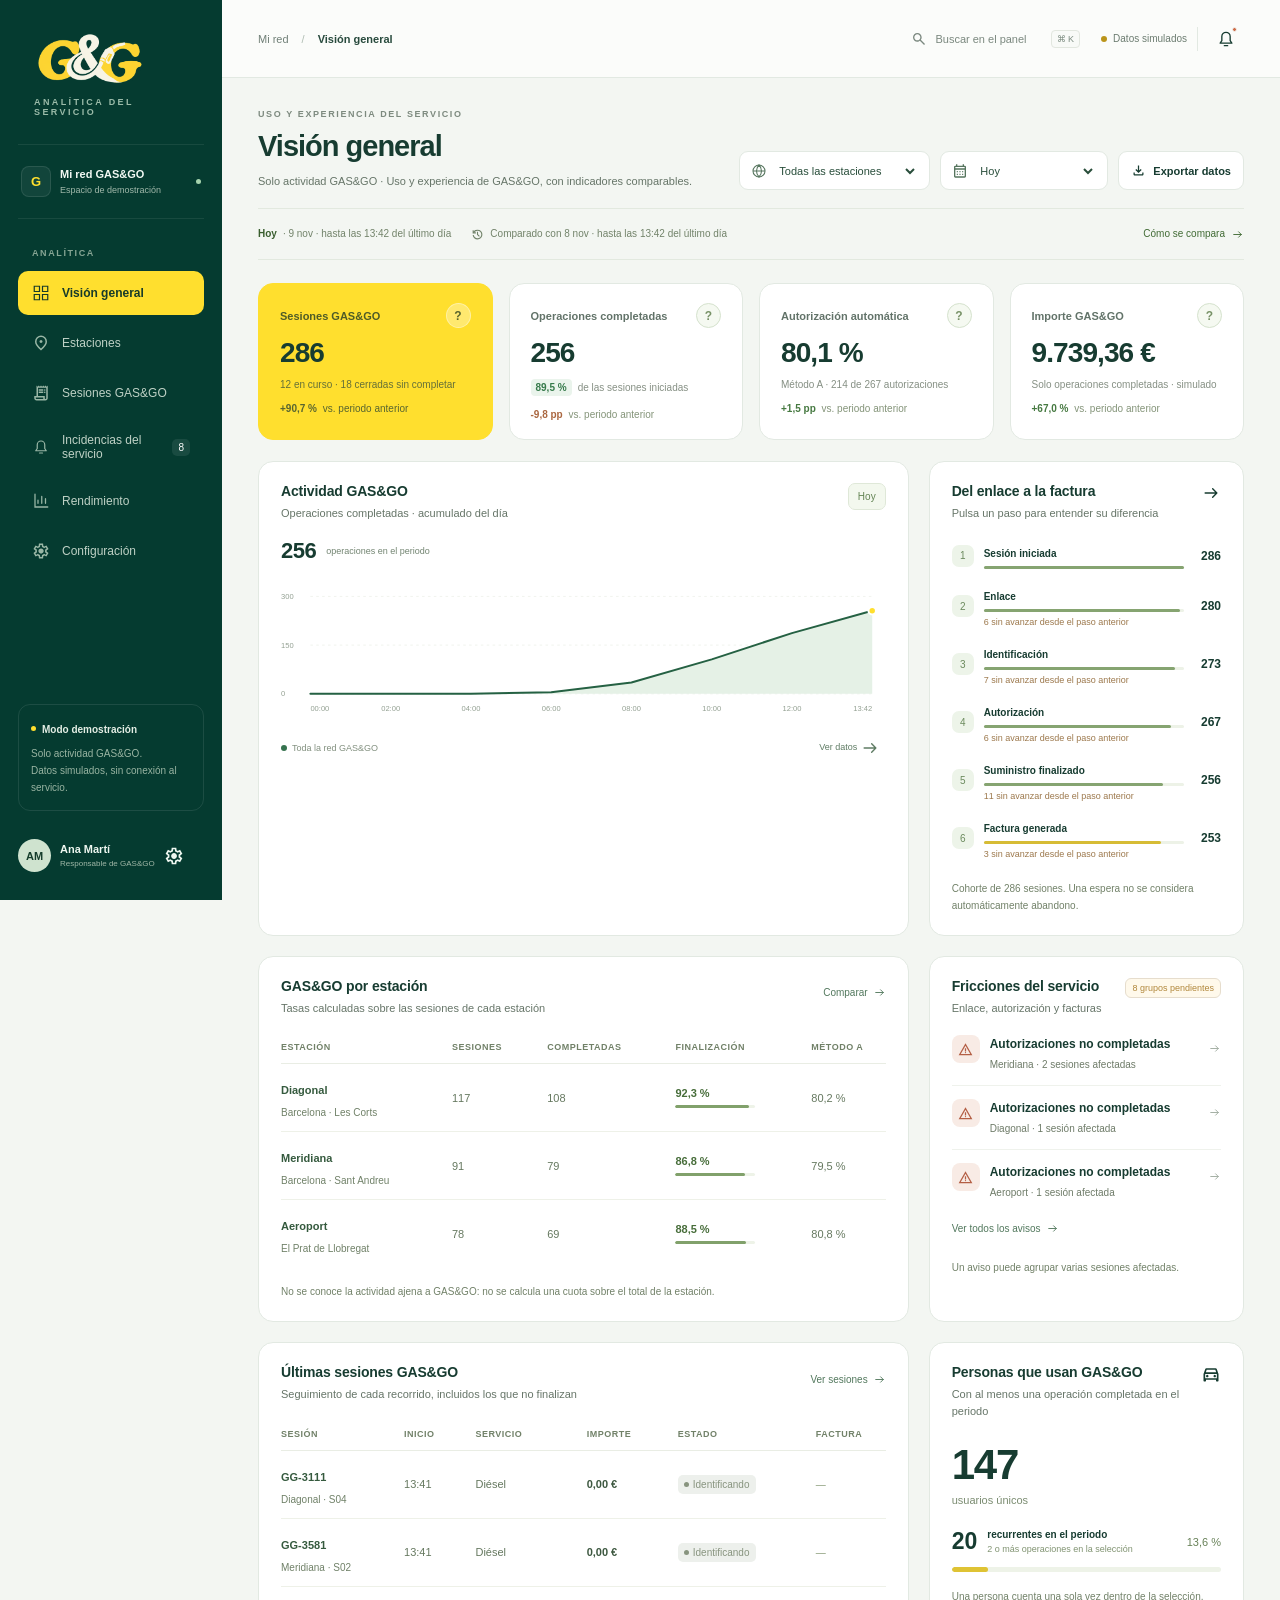
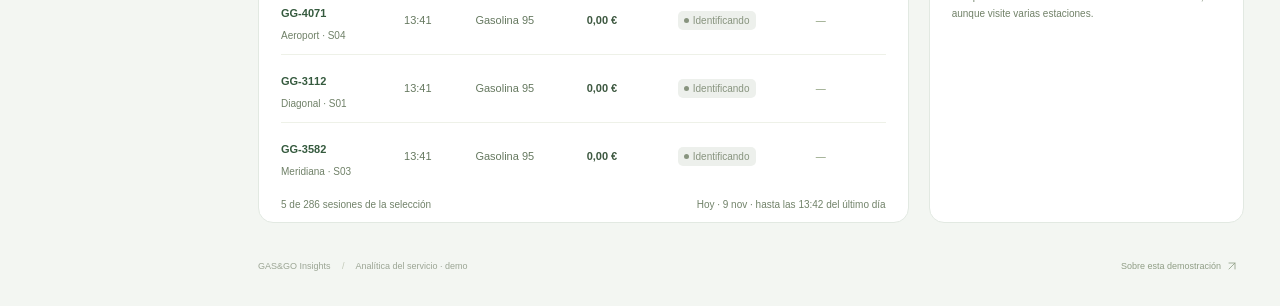
<file: dashboard/index.html>
<!doctype html>
<html lang="es">
<head>
<meta charset="utf-8"><meta name="viewport" content="width=device-width, initial-scale=1"><meta name="theme-color" content="#053B30">
<title>GAS&GO · Uso y experiencia</title>
<link rel="icon" href="../logo-gasgo.jpeg"><link rel="stylesheet" href="./styles.css?v=4">
</head>
<body>
<a href="#main" class="skip-link">Saltar al contenido</a>
<aside class="sidebar" aria-label="Navegación principal">
 <a class="brand" href="./index.html" aria-label="GAS&GO Insights"><img src="../logo-cabecera-gg.png" alt="GAS&GO"><span>ANALÍTICA DEL SERVICIO</span></a>
 <div class="workspace"><span class="workspace-symbol">G</span><div><strong>Mi red GAS&GO</strong><small>Espacio de demostración</small></div><span class="workspace-dot"></span></div>
 <p class="nav-label">ANALÍTICA</p><nav id="navigation"></nav>
 <div class="sidebar-bottom"><div class="pilot-note"><span class="pilot-dot"></span><strong>Modo demostración</strong><p>Solo actividad GAS&GO.<br>Datos simulados, sin conexión al servicio.</p></div><button class="profile-button" id="profileButton" aria-label="Preferencias del panel"><span class="avatar">AM</span><span><strong>Ana Martí</strong><small>Responsable de GAS&GO</small></span><span data-icon="settings"></span></button></div>
</aside>
<div class="workspace-main">
 <header class="topbar"><div class="breadcrumbs"><span>Mi red</span><span class="breadcrumb-divider">/</span><strong id="breadcrumb">Visión general</strong></div><div class="topbar-actions"><button class="search-trigger" id="searchButton"><span data-icon="search"></span><span>Buscar en el panel</span><kbd>⌘ K</kbd></button><span class="demo-label"><i></i> Datos simulados</span><button class="icon-button notification-button" id="notificationsButton" aria-label="Ver incidencias pendientes"><span data-icon="bell"></span><span class="notification-dot"></span></button></div></header>
 <main id="main" tabindex="-1"><div id="dashboard"></div></main>
 <footer class="page-footer"><span>GAS&GO Insights <span class="footer-divider">/</span> Analítica del servicio · demo</span><button id="scopeButton">Sobre esta demostración <span data-icon="arrow_up_right"></span></button></footer>
</div>
<dialog id="detailDialog" class="detail-dialog" aria-labelledby="detailTitle"><div id="detailContent"></div></dialog>
<dialog id="searchDialog" class="search-dialog" aria-label="Buscar en GAS&GO Insights"><div class="command-input"><span data-icon="search"></span><input id="commandQuery" type="search" placeholder="Estación, operación o incidencia…" autocomplete="off" aria-label="Buscar estación, operación o incidencia"><button class="icon-button" id="closeSearch" aria-label="Cerrar búsqueda">×</button></div><div id="commandResults"></div><div class="command-footer">Busca por nombre, identificador o matrícula <kbd>ESC</kbd></div></dialog>
<div id="toast" role="status" aria-live="polite"></div>
<script src="../gg-google-icons-data.js"></script><script src="./data.js?v=4"></script><script src="./analytics.js?v=4"></script><script src="./app.js?v=4"></script>
</body></html>
</file>
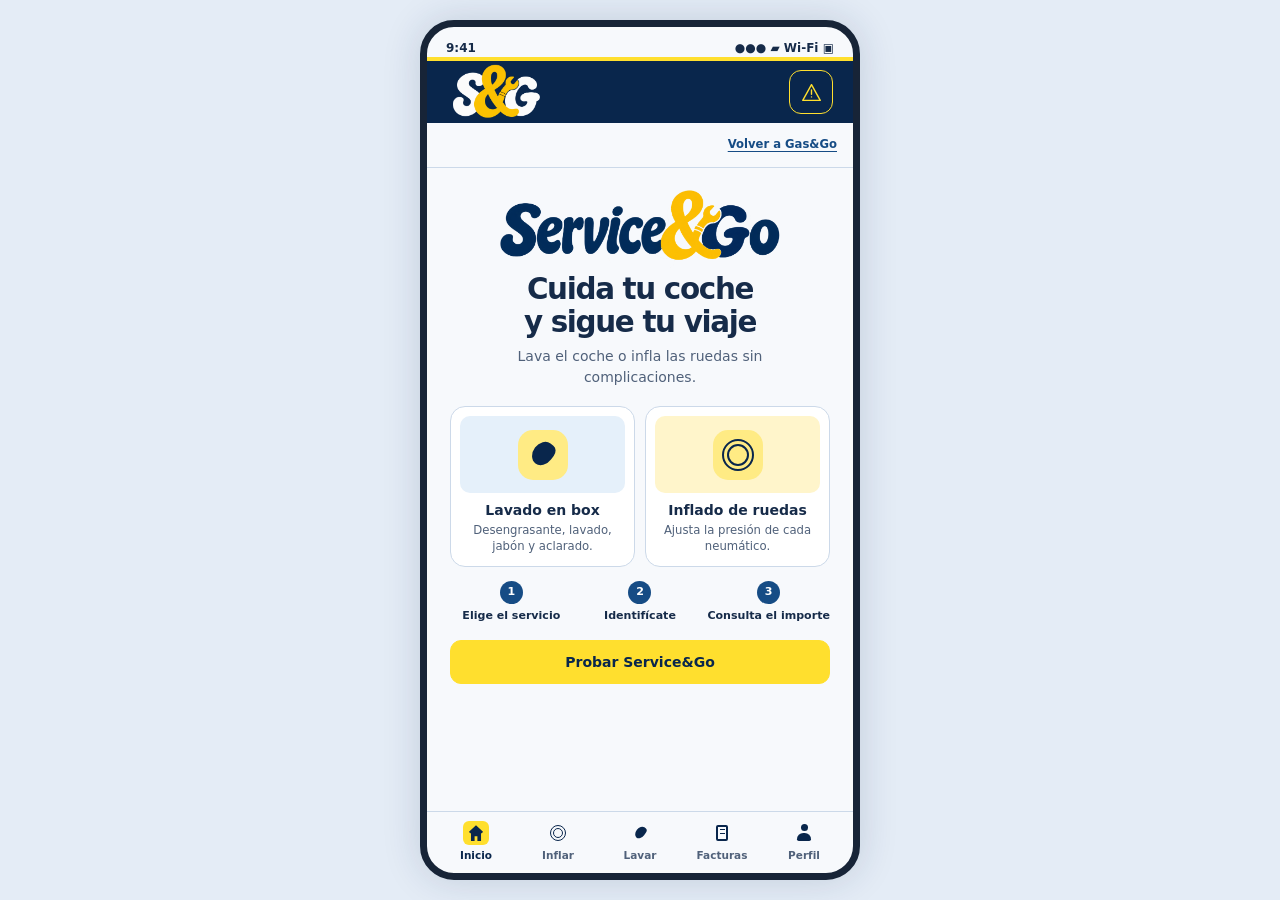
<file: service-go/index.html>
<!DOCTYPE html>
<html lang="es">
<head>
  <meta charset="utf-8">
  <meta name="viewport" content="width=device-width, initial-scale=1">
  <meta name="theme-color" content="#f7f9fc">
  <title>Service&Go · App del cliente</title>
  <link rel="stylesheet" href="./styles.css?v=17">
  <link rel="icon" type="image/png" href="./assets/monograma-service-go.png">
  <script type="module" src="./app.mjs?v=17"></script>
</head>
<body data-view="client">
  <div class="device">
    <div class="phone-status" aria-hidden="true"><span>9:41</span><span>●●● ▰ Wi-Fi ▣</span></div>
    <header class="topbar">
      <a class="brand" href="./" aria-label="Service&Go · Inicio"><img src="./assets/monograma-service-go-oscuro.png" alt="" width="1672" height="941"></a>
      <button type="button" class="issue-icon" id="openIssue" aria-label="Incidencias" title="Incidencias">
        <svg viewBox="0 0 24 24" width="21" height="21" fill="none" stroke="currentColor" stroke-width="1.6" stroke-linecap="round" stroke-linejoin="round" aria-hidden="true">
          <path d="M12 3 2 21h20L12 3Z"/><path d="M12 9v5m0 3h.01"/>
        </svg>
      </button>
    </header>
    <nav class="return-links" aria-label="Navegación de Service&Go">
      <button type="button" id="backService" hidden><span aria-hidden="true">← </span>Volver</button>
      <a id="returnGasgo" href="../index.html">Volver a Gas&amp;Go</a>
    </nav>
    <main>
      <p class="error" id="error" role="alert" hidden></p>
      <section id="welcome" class="welcome" aria-labelledby="welcome-title">
        <img src="./assets/logotipo-service-go.png" alt="Service&amp;Go" width="2169" height="725">
        <h1 id="welcome-title" tabindex="-1">Cuida tu coche y sigue tu viaje</h1>
        <p>Lava el coche o infla las ruedas sin complicaciones.</p>
        <ul class="welcome-services">
          <li>
            <div class="service-illustration illustration-wash" aria-hidden="true"><span class="equipment-icon wash"></span></div>
            <strong>Lavado en box</strong>
            <small>Desengrasante, lavado, jabón y aclarado.</small>
          </li>
          <li>
            <div class="service-illustration illustration-air" aria-hidden="true"><span class="equipment-icon wheel"></span></div>
            <strong>Inflado de ruedas</strong>
            <small>Ajusta la presión de cada neumático.</small>
          </li>
        </ul>
        <ol class="welcome-steps" aria-label="Cómo funciona">
          <li>Elige el servicio</li>
          <li>Identifícate</li>
          <li>Consulta el importe</li>
        </ol>
        <button class="primary" id="startService" type="button">Probar Service&amp;Go</button>
      </section>
      <form id="reservation" hidden>
        <input type="hidden" name="service" value="wash">
        <p class="eyebrow" id="service-choice" tabindex="-1">Hola</p>
        <section class="service-guide" data-service-guide="wash">
          <h2>Vamos a lavar tu coche</h2>
          <p class="hint">Lavado en box · 1 €/min de uso de la lanza</p>
          <ol class="procedure">
            <li><div><strong>Entra en el box e identifícate</strong><p>Prepara el servicio y el equipo te reconocerá automáticamente.</p></div></li>
            <li><div><strong>Elige un programa y usa la lanza</strong><p>Desengrasa, lava, enjabona o aclara. Puedes pausar cuando quieras.</p></div></li>
            <li><div><strong>Finaliza y sigue tu viaje</strong><p>Consulta el importe del tiempo que has usado y descarga la factura.</p></div></li>
          </ol>
        </section>
        <section class="service-guide" data-service-guide="air" hidden>
          <h2>Vamos a inflar las ruedas</h2>
          <p class="hint">Inflado por rueda · 0,05 €/s de ajuste activo</p>
          <ol class="procedure">
            <li><div><strong>Acércate al inflador e identifícate</strong><p>Prepara el servicio y el equipo te reconocerá automáticamente.</p></div></li>
            <li><div><strong>Fija la presión y ajusta cada rueda</strong><p>Elige una rueda, confirma la presión con SET y pulsa Presionar. El inflador conserva el objetivo para la siguiente.</p></div></li>
            <li><div><strong>Revisa las ruedas y finaliza</strong><p>Puedes volver a ajustar una rueda antes de terminar. La factura queda en la app.</p></div></li>
          </ol>
        </section>
        <button class="primary" type="submit">Preparar servicio</button>
      </form>
      <section class="panel session" id="session" aria-labelledby="service-title" hidden>
        <p class="eyebrow" id="equipment-name"></p>
        <h2 id="service-title" tabindex="-1"></h2>
        <p class="status" id="status" role="status"></p>
        <p class="code" id="client-code" hidden></p>
        <dl class="metrics">
          <div><dt>Tiempo activo</dt><dd id="time"></dd></div>
          <div><dt>Importe</dt><dd id="total"></dd></div>
          <div><dt>Máximo</dt><dd id="limit"></dd></div>
        </dl>
        <progress class="budget" id="budget" aria-label="Importe consumido del máximo"></progress>
        <p id="activity" class="hint"></p>
        <article class="service-invoice" id="serviceInvoice" aria-label="Factura de Service&Go" hidden>
          <header class="invoice-top">
            <img src="./assets/logotipo-service-go-oscuro.png" alt="Service&amp;Go" width="1672" height="941">
            <div><strong>Factura simulada</strong><time data-invoice="date"></time></div>
            <small data-invoice="id"></small>
          </header>
          <div class="invoice-body">
            <section>
              <h3>Resumen del servicio</h3>
              <dl class="invoice-grid invoice-summary">
                <div><dt>Servicio</dt><dd data-invoice="service"></dd></div>
                <div><dt>Equipo</dt><dd data-invoice="equipment"></dd></div>
                <div><dt>Identificación</dt><dd data-invoice="identification"></dd></div>
              </dl>
            </section>
            <section>
              <h3>Datos de facturación</h3>
              <dl class="invoice-grid">
                <div><dt>Emisor</dt><dd>Service&amp;Go · Demostración</dd></div>
                <div><dt>Cliente</dt><dd data-invoice="customer"></dd></div>
                <div><dt>Vehículo</dt><dd data-invoice="vehicle"></dd></div>
                <div><dt>Pago simulado</dt><dd data-invoice="payment"></dd></div>
              </dl>
            </section>
            <section>
              <h3>Detalle del servicio</h3>
              <div class="invoice-detail">
                <strong data-invoice="service"></strong>
                <strong data-invoice="total"></strong>
                <small>Tiempo activo <span data-invoice="duration"></span> · <span data-invoice="rate"></span></small>
                <small data-invoice="reason"></small>
              </div>
            </section>
            <dl class="invoice-total">
              <div><dt>Importe máximo</dt><dd data-invoice="limit"></dd></div>
              <div><dt>Total simulado</dt><dd data-invoice="total"></dd></div>
            </dl>
            <p class="invoice-notice">Documento ficticio · Sin validez fiscal</p>
          </div>
        </article>
        <div class="actions">
          <a class="header-link" id="openEquipment" href="./equipo.html" hidden>Reabrir simulador</a>
          <button class="primary" type="button" data-action="confirm" hidden>Confirmar identificación</button>
          <button type="button" data-action="cancel" hidden>Cancelar solicitud</button>
          <button type="button" data-action="finish" hidden>Finalizar servicio</button>
          <button class="primary" type="button" data-action="receipt" hidden>Descargar factura PDF</button>
          <button type="button" data-action="reset" hidden>Nueva sesión</button>
        </div>
      </section>
      <section id="invoicesView" aria-labelledby="invoicesTitle" hidden>
        <h2 id="invoicesTitle" tabindex="-1">Tus facturas</h2>
        <p class="hint">Servicios guardados en este navegador.</p>
        <div id="invoiceList" class="invoice-list"></div>
        <div id="invoiceDetail" hidden>
          <div id="invoicePreview"></div>
          <button class="primary history-download" type="button" id="downloadSavedInvoice">Descargar factura PDF</button>
        </div>
      </section>
      <section id="profileView" aria-labelledby="profileTitle" hidden>
        <div data-profile-page="overview">
          <h2 id="profileTitle" tabindex="-1">Tu perfil.</h2>
          <p class="hint">Tu identidad de Gas&amp;Go en cada servicio.</p>
          <div class="profile-card profile-identity">
            <span class="profile-avatar" id="profileInitials" aria-hidden="true"></span>
            <div>
              <strong id="saved-profile-name"></strong>
              <small id="saved-profile-origin"></small>
              <small id="saved-profile-vehicle"></small>
            </div>
          </div>
          <div class="profile-actions">
            <button class="profile-card" type="button" data-profile-open="payment">
              <span><strong><span class="profile-symbol" aria-hidden="true">▤</span>Método de pago</strong><small id="saved-profile-payment"></small></span>
              <span aria-hidden="true">→</span>
            </button>
            <button class="profile-card" type="button" data-profile-open="limits">
              <span><strong><span class="profile-symbol" aria-hidden="true">◷</span>Límite de servicio</strong><small id="profileLimitSummary"></small></span>
              <span aria-hidden="true">→</span>
            </button>
            <button class="profile-card" type="button" data-profile-open="issues">
              <span><strong><span class="profile-symbol" aria-hidden="true">△</span>Mis incidencias</strong><small>Avisos guardados en este navegador</small></span>
              <span aria-hidden="true">→</span>
            </button>
          </div>
        </div>
        <section data-profile-page="payment" hidden>
          <h2 tabindex="-1">Método de pago</h2>
          <p class="hint">Método simulado para los servicios.</p>
          <div class="panel"><strong id="paymentDetails"></strong><p class="hint">Puedes cambiarlo en Gas&amp;Go.</p></div>
        </section>
        <section data-profile-page="limits" hidden>
          <h2 tabindex="-1">Límite de servicio</h2>
          <p class="hint">El equipo se detiene al llegar a este importe.</p>
          <form id="sessionOptions" class="panel" aria-label="Opciones de sesión">
            <div class="fields">
              <label>Importe máximo (€) <input name="limit" type="number" inputmode="decimal" min="0.50" max="50" step="0.01" value="3.00" required></label>
              <label>Identificación <select name="method" id="method"></select></label>
            </div>
          </form>
        </section>
        <section data-profile-page="issues" hidden>
          <h2 tabindex="-1">Mis incidencias</h2>
          <p class="hint">Avisos guardados en este navegador.</p>
          <div id="profileIssueList" class="profile-actions"></div>
          <button class="primary" id="newProfileIssue" type="button">Comunicar incidencia</button>
        </section>
      </section>
    </main>
    <nav class="operations-nav" aria-label="Operaciones de Service&Go">
      <button type="button" data-operation="home" aria-current="page"><span class="operation-icon operation-home" aria-hidden="true"></span>Inicio</button>
      <button type="button" data-operation="air"><span class="operation-icon equipment-icon wheel" aria-hidden="true"></span>Inflar</button>
      <button type="button" data-operation="wash"><span class="operation-icon equipment-icon wash" aria-hidden="true"></span>Lavar</button>
      <button type="button" data-operation="invoices"><span class="operation-icon operation-invoice" aria-hidden="true"></span>Facturas</button>
      <button type="button" data-operation="profile"><span class="operation-icon operation-profile" aria-hidden="true"></span>Perfil</button>
    </nav>
  </div>
  <section class="equipment-pane" id="equipmentPane" aria-labelledby="equipmentPaneTitle" hidden>
    <header>
      <h2 id="equipmentPaneTitle">Simulador de equipos</h2>
      <button type="button" id="closeEquipment">Cerrar simulador</button>
    </header>
  </section>
  <dialog class="issue-dialog" id="issueDialog" aria-labelledby="issue-title">
    <h2 id="issue-title">Comunicar una incidencia</h2>
    <p class="hint">El aviso se guarda en este navegador como parte de la demostración.</p>
    <form id="issueForm">
      <label>Motivo
        <select name="reason" required>
          <option value="">Selecciona un motivo</option>
          <option>Problema con el inflador</option>
          <option>Problema con el box de lavado</option>
          <option>Problema con el importe o la factura</option>
          <option>Otro motivo</option>
        </select>
      </label>
      <label>Detalles (opcional)<textarea name="details" rows="3" maxlength="500"></textarea></label>
      <button class="primary" type="submit">Guardar incidencia</button>
    </form>
    <p id="issueStatus" class="hint" role="status"></p>
    <form method="dialog"><button type="submit">Cerrar</button></form>
  </dialog>
</body>
</html>
</file>
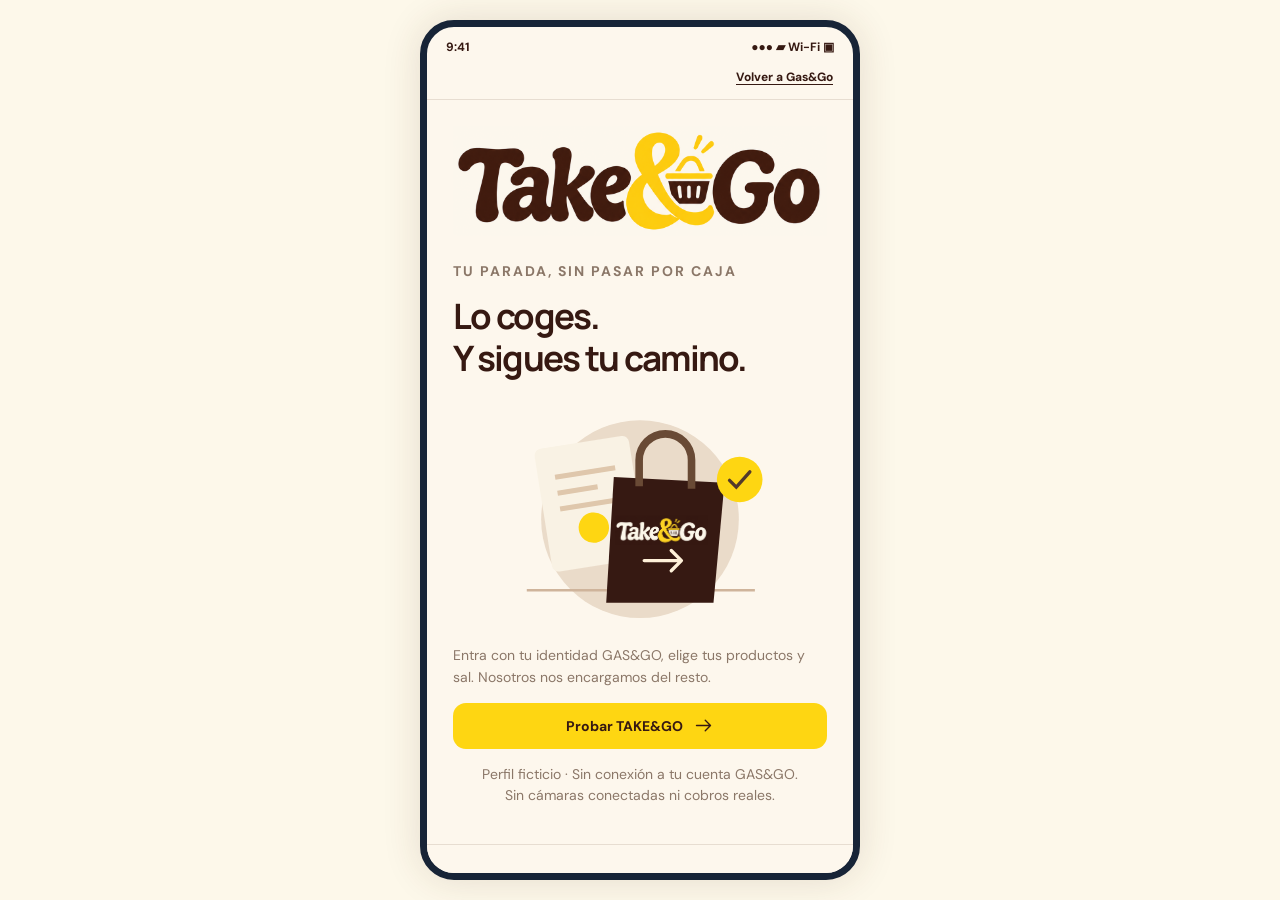
<file: take-go/index.html>
<!doctype html><html lang="es"><head><meta charset="utf-8"><meta name="viewport" content="width=device-width,initial-scale=1"><meta name="theme-color" content="#fdf7ed"><title>TAKE&GO · Entra, elige y sigue</title><link rel="stylesheet" href="./styles.css?v=16"><link rel="stylesheet" href="./invoice.css?v=7"><link rel="icon" href="./assets/logo-takego-abreviado-claro.png" type="image/png"></head><body class="customer-page">
<div class="app-shell"><div class="phone-status" aria-hidden="true"><span>9:41</span><span>●●● ▰ Wi-Fi ▣</span></div><header class="app-header"><a class="wordmark" href="./index.html" aria-label="Take&Go · Inicio"><span class="brand-image brand-compact brand-dark"><img src="./assets/logo-takego-abreviado.png" alt="T&G · Take&Go" decoding="async"></span></a><button class="issue-icon" type="button" id="customerIssues" data-tab="issues" aria-label="Incidencias" title="Incidencias"></button></header><nav class="gasgo-return" aria-label="Ecosistema GAS&GO"><a href="../index.html">Volver a Gas&amp;Go</a></nav><main id="appMain" tabindex="-1">
  <div class="welcome-copy">
    <span class="brand-image brand-full brand-light welcome-logo"><img src="./assets/logo-takego-completo-claro.png" alt="Take&amp;Go" decoding="async"></span>
    <p class="eyebrow">TU PARADA, SIN PASAR POR CAJA</p>
    <h1>Lo coges.<br>Y sigues tu camino.</h1>
    <p id="welcomeDescription">Entra con tu identidad GAS&amp;GO, elige tus productos y sal. Nosotros nos encargamos del resto.</p>
    <button class="button primary wide" data-action="demo" disabled>Probar TAKE&amp;GO</button>
    <p class="micro center" style="margin-top:15px">Perfil ficticio · Sin conexión a tu cuenta GAS&amp;GO.<br>Sin cámaras conectadas ni cobros reales.</p>
  </div>
</main><nav id="appNav" class="app-nav" aria-label="Navegación de TAKE&GO"></nav></div>
<section id="virtualStore" class="virtual-store" aria-labelledby="virtualStoreTitle" hidden>
  <header class="virtual-store-bar">
    <h2 id="virtualStoreTitle">Tienda virtual</h2>
    <button class="button outline" id="closeVirtualStore" type="button">Cerrar tienda</button>
  </header>
</section>
<dialog id="receiptDialog" class="receipt-dialog" aria-label="Factura de TAKE&GO"><div id="receiptContent"></div><button class="button quiet wide report-receipt" id="reportReceipt">Hay un problema con esta compra</button><div class="dialog-actions"><button class="button primary" id="downloadReceipt">Descargar factura PDF</button><button class="button quiet" id="closeReceipt">Cerrar</button></div></dialog><div id="toast" role="status" aria-live="polite"></div>
<script src="./spending.js?v=2"></script><script src="./engine.js?v=6"></script><script src="./ui.js?v=8"></script><script src="./invoice.js?v=7"></script><script src="./experience.js?v=8"></script><script src="./preferences.js?v=7"></script><script src="./customer.js?v=14"></script></body></html>
</file>
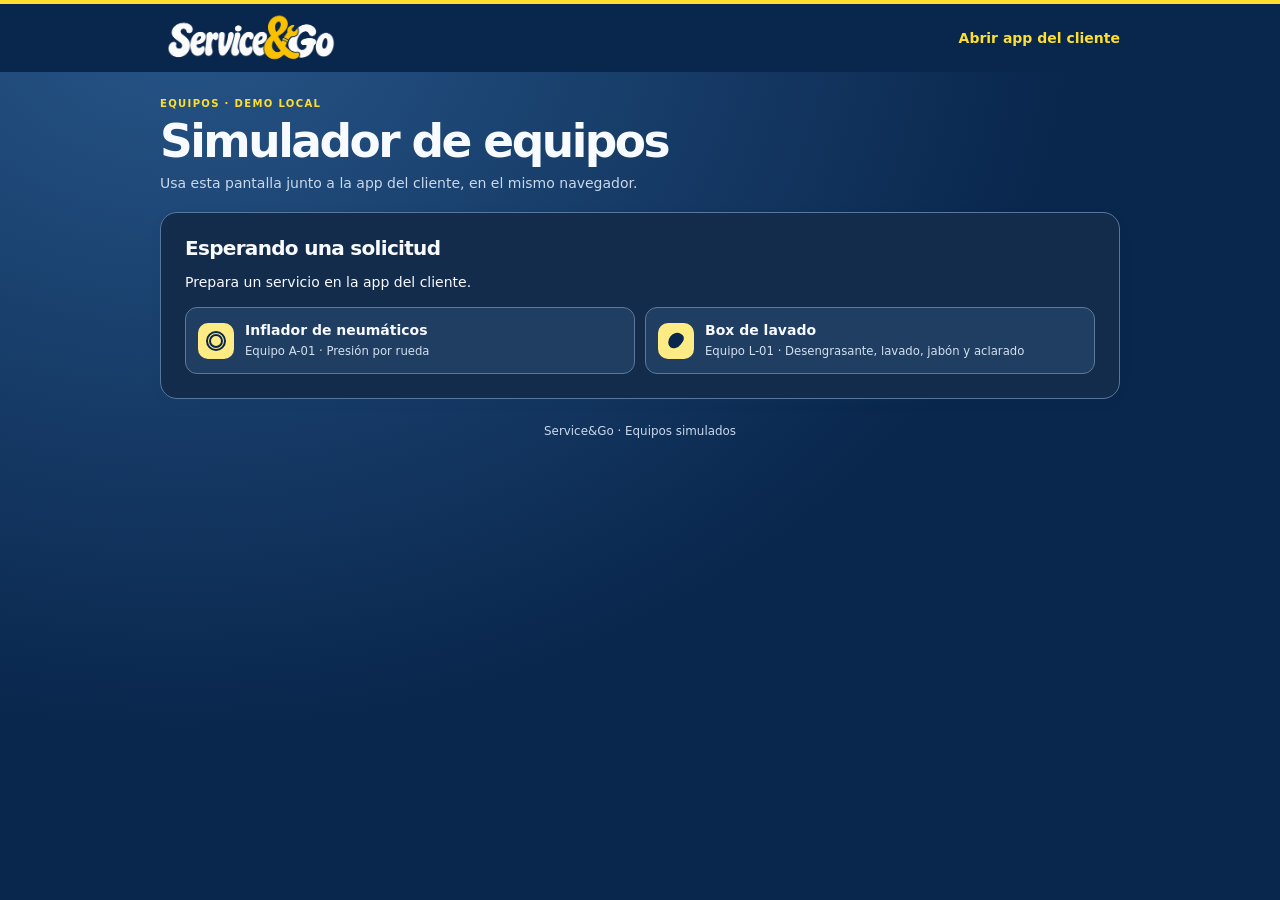
<file: service-go/equipo.html>
<!DOCTYPE html>
<html lang="es">
<head>
  <meta charset="utf-8">
  <meta name="viewport" content="width=device-width, initial-scale=1">
  <meta name="theme-color" content="#f7f9fc">
  <title>Service&Go · Simulador de equipos</title>
  <link rel="stylesheet" href="./styles.css?v=10">
  <link rel="icon" type="image/png" href="./assets/monograma-service-go.png">
  <script type="module" src="./app.mjs?v=15"></script>
</head>
<body data-view="equipment">
  <header class="topbar">
    <a class="brand" href="./" aria-label="Service&Go · Inicio"><img src="./assets/logotipo-service-go-oscuro.png" alt="" width="1672" height="941"></a>
    <a class="header-link" href="./" target="_blank" rel="noopener">Abrir app del cliente</a>
  </header>
  <main>
    <div class="hero">
      <div>
        <p class="eyebrow">EQUIPOS · DEMO LOCAL</p>
        <h1>Simulador de equipos</h1>
        <p>Usa esta pantalla junto a la app del cliente, en el mismo navegador.</p>
      </div>
    </div>
    <p class="error" id="error" role="alert" hidden></p>
    <section class="panel" id="standby">
      <h2>Esperando una solicitud</h2>
      <p>Prepara un servicio en la app del cliente.</p>
      <div class="equipment-list">
        <div><span class="equipment-icon wheel" aria-hidden="true"></span><span><strong>Inflador de neumáticos</strong><small>Equipo A-01 · Presión por rueda</small></span></div>
        <div><span class="equipment-icon wash" aria-hidden="true"></span><span><strong>Box de lavado</strong><small>Equipo L-01 · Desengrasante, lavado, jabón y aclarado</small></span></div>
      </div>
    </section>
    <section class="panel session" id="session" aria-labelledby="service-title" hidden>
      <p class="eyebrow" id="equipment-name"></p>
      <h2 id="service-title"></h2>
      <p class="status" id="status" role="status"></p>
      <dl class="metrics">
        <div><dt>Tiempo activo</dt><dd id="time"></dd></div>
        <div><dt>Importe</dt><dd id="total"></dd></div>
        <div><dt>Máximo</dt><dd id="limit"></dd></div>
      </dl>
      <progress class="budget" id="budget" aria-label="Importe consumido del máximo"></progress>
      <p id="activity" class="hint"></p>
      <form id="code-form" hidden>
        <label>Código de la app <input id="code" type="text" inputmode="numeric" autocomplete="off" pattern="[0-9]{6}" maxlength="6" required></label>
        <button class="primary" type="submit">Validar código</button>
      </form>
      <div id="air-controls" hidden>
        <h3>Inflador</h3>
        <div class="pressure-meter" aria-label="Contador de presión">
          <div><small>Presión actual</small><strong id="pressure-current"></strong></div>
          <div><small>Presión deseada</small><strong id="pressure-target"></strong></div>
        </div>
        <div class="pressure-keys" aria-label="Ajustes de presión">
          <button type="button" id="pressure-set" aria-label="SET: fijar presión">SET</button>
          <button type="button" id="pressure-up" aria-label="+: subir presión">+</button>
          <button type="button" id="pressure-down" aria-label="-: bajar presión">−</button>
          <button type="button" id="pressure-unit" aria-label="UNIT: cambiar unidad">UNIT</button>
        </div>
        <button class="primary pressure-start" type="button" data-action="pressurize" hidden>Presionar</button>
        <h3>Selecciona una rueda</h3>
        <div class="tires" id="tires"></div>
        <p class="hint">Presiones de ejemplo para esta simulación.</p>
      </div>
      <div id="wash-controls" hidden>
        <h3>Programas de lavado</h3>
        <div id="programs" aria-label="Programas de lavado"></div>
        <button class="primary wash-start" type="button" data-action="spray" hidden>Usar lanza</button>
      </div>
      <div class="actions">
        <button class="primary" type="button" data-action="identify" hidden>Identificar cliente</button>
        <button type="button" data-action="pause" hidden></button>
        <button type="button" data-action="finish" hidden>Finalizar servicio</button>
      </div>
    </section>
  </main>
  <footer>Service&Go · Equipos simulados</footer>
</body>
</html>
</file>
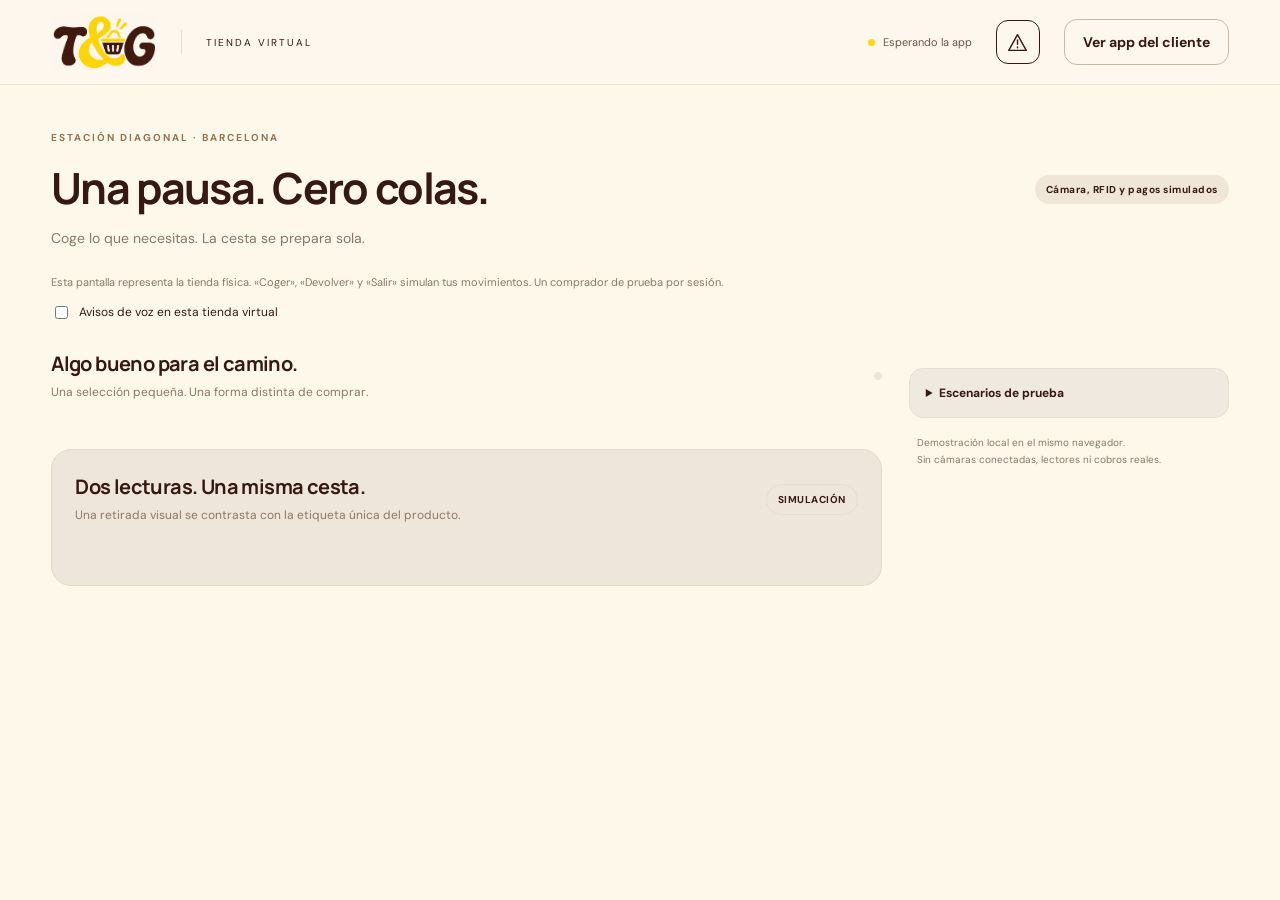
<file: take-go/tienda.html>
<!doctype html><html lang="es"><head><meta charset="utf-8"><meta name="viewport" content="width=device-width,initial-scale=1"><meta name="theme-color" content="#fdf7ed"><title>TAKE&GO · Tienda virtual</title><link rel="stylesheet" href="./styles.css?v=15"><link rel="stylesheet" href="./invoice.css?v=7"><link rel="icon" href="./assets/logo-takego-abreviado-claro.png" type="image/png"></head><body class="store-page">
<header class="store-header"><a class="wordmark" href="./index.html" aria-label="Take&Go · Inicio"><span class="brand-image brand-compact brand-light"><img src="./assets/logo-takego-abreviado-claro.png" alt="T&G · Take&Go" decoding="async"></span></a><span class="header-divider"></span><span class="store-header-label">TIENDA VIRTUAL</span><div class="store-header-right"><span id="connectionState" class="connection-state">Esperando la app</span><button class="issue-icon" type="button" id="storeIssues" aria-label="Incidencias de la tienda" title="Incidencias de la tienda"></button><button class="button outline" id="openCustomer">Ver app del cliente</button></div></header>
<main class="store-main"><div class="store-title"><div><p class="eyebrow">ESTACIÓN DIAGONAL · BARCELONA</p><h1>Una pausa. Cero colas.</h1><p>Coge lo que necesitas. La cesta se prepara sola.</p></div><span class="simulation-tag">Cámara, RFID y pagos simulados</span></div><p class="store-guide micro">Esta pantalla representa la tienda física. «Coger», «Devolver» y «Salir» simulan tus movimientos. Un comprador de prueba por sesión.</p><label class="voice-option"><input id="voiceAnnouncements" type="checkbox"> Avisos de voz en esta tienda virtual</label><p id="storeConnectionNotice" class="connection-notice" role="status" hidden></p><div id="accessPanel" role="status" aria-live="polite" aria-atomic="true"></div><div class="store-grid"><section class="shelf-section"><div class="section-title"><div><h2>Algo bueno para el camino.</h2><p>Una selección pequeña. Una forma distinta de comprar.</p></div><div class="catalog-tabs" id="catalogTabs" aria-label="Categoría de productos"></div></div><div id="catalog" class="catalog"></div><section class="sensors-panel"><div class="section-title"><div><h2>Dos lecturas. Una misma cesta.</h2><p>Una retirada visual se contrasta con la etiqueta única del producto.</p></div><span class="small-tag">SIMULACIÓN</span></div><div class="sensor-statuses" id="sensorStatuses"></div><div class="sensor-log" id="sensorLog" aria-live="polite"></div></section></section><aside class="checkout-sidebar"><div id="checkoutPanel"></div><details class="demo-options" id="demoOptions"><summary>Escenarios de prueba</summary><div class="demo-options-body"><label>Método de acreditación<select id="authMethod"><option value="A">A · Automático (BLE + UWB + token)</option><option value="B">B · Confirmación en la app</option><option value="C">C · Código temporal</option></select></label><label class="check-option"><input type="checkbox" id="missingRfid">Dejar pendiente la próxima lectura RFID</label><label class="check-option"><input type="checkbox" id="declinePayment">Rechazar el próximo pago de prueba</label><p>Estos controles representan sensores y resultados ficticios. No controlan dispositivos reales.</p></div></details><p class="store-disclaimer">Demostración local en el mismo navegador.<br>Sin cámaras conectadas, lectores ni cobros reales.</p></aside></div></main>
<dialog id="receiptDialog" class="receipt-dialog" aria-label="Factura de TAKE&GO"><div id="receiptContent"></div><button class="button quiet wide report-receipt" id="reportReceipt">Hay un problema con esta compra</button><div class="dialog-actions"><button class="button primary" id="downloadReceipt">Descargar factura PDF</button><button class="button quiet" id="closeReceipt">Cerrar</button></div></dialog><dialog id="storeIssueDialog" class="receipt-dialog" aria-label="Incidencia de demostración"><div id="storeIssueContent"></div><button id="closeStoreIssue" class="button quiet wide">Cerrar incidencia</button></dialog><div id="toast" role="status" aria-live="polite"></div>
<script src="./spending.js?v=2"></script><script src="./engine.js?v=6"></script><script src="./ui.js?v=8"></script><script src="./invoice.js?v=7"></script><script src="./experience.js?v=8"></script><script src="./store.js?v=9"></script></body></html>
</file>
<file: dashboard/styles.css>
:root{--forest:#053b30;--green:#034a3c;--leaf:#12664e;--yellow:#ffdf2e;--paper:#f3f6f2;--white:#fff;--ink:#173c31;--muted:#718078;--line:#e2e9e2;--soft:#edf5ef;--red:#b44338;--amber:#996c16;--sidebar:222px;font-family:Inter,"Segoe UI",Arial,sans-serif;color:var(--ink);background:var(--paper);font-synthesis:none}*{box-sizing:border-box}body{margin:0}button,input,select{font:inherit}button,a,select{-webkit-tap-highlight-color:transparent}button{cursor:pointer}button{color:inherit}button:disabled{cursor:default;opacity:.5}a{color:inherit}button:focus-visible,a:focus-visible,input:focus-visible,select:focus-visible,summary:focus-visible{outline:3px solid #377dd5;outline-offset:3px}button svg,a svg{pointer-events:none}.icon{width:20px;height:20px;display:inline-block;fill:currentColor;flex-shrink:0;vertical-align:middle}.skip-link{position:fixed;top:-100px;left:240px;z-index:50;background:var(--yellow);padding:12px}.skip-link:focus{top:12px}.sidebar{width:var(--sidebar);height:100dvh;position:fixed;left:0;top:0;background:var(--forest);color:#d5e4db;display:flex;flex-direction:column;padding:32px 18px 18px;z-index:10}.brand{text-decoration:none;display:flex;flex-direction:column;align-items:flex-start;padding:0 16px 27px}.brand img{width:112px;height:53px;object-fit:contain}.brand>span{font-size:9px;letter-spacing:2.4px;color:#9bbbA9;margin-top:12px;font-weight:650}.workspace{display:flex;align-items:center;gap:9px;border-top:1px solid #ffffff13;border-bottom:1px solid #ffffff13;padding:21px 3px}.workspace-symbol{width:30px;height:31px;border-radius:8px;background:#ffffff0e;border:1px solid #ffffff19;display:grid;place-items:center;font-size:13px;font-weight:700;color:var(--yellow)}.workspace strong{font-size:11px;display:block;color:#f1f8f3;font-weight:550}.workspace small{font-size:9px;display:block;color:#a1b8aa;margin-top:5px}.workspace-dot{height:5px;width:5px;background:#a6d4ae;border-radius:50%;margin-left:auto}.nav-label{font-size:9px;letter-spacing:1.6px;font-weight:650;color:#87a594;margin:29px 14px 13px}nav{display:flex;flex-direction:column;gap:6px}.nav-item{width:100%;border:0;background:none;color:#bfd1c5;text-align:left;border-radius:10px;padding:12px 14px;display:flex;align-items:center;gap:12px;font-size:12px;min-height:44px}.nav-item .icon{width:18px;height:18px;color:#9ab7a6}.nav-item:hover{background:#ffffff0a}.nav-item[aria-current=page]{background:var(--yellow);color:#173a2a;font-weight:700}.nav-item[aria-current=page] .icon{color:inherit}.nav-count{margin-left:auto;font-size:10px;background:#ffffff15;border-radius:5px;padding:3px 6px;color:#fff}.nav-item[aria-current=page] .nav-count{background:#173a2a12;color:inherit}.sidebar-bottom{margin-top:auto}.pilot-note{border:1px solid #ffffff18;border-radius:12px;padding:14px 12px;margin:28px 0 18px}.pilot-dot{display:inline-block;width:5px;height:5px;border-radius:50%;background:var(--yellow);margin-right:6px;vertical-align:2px}.pilot-note strong{font-size:10px;color:#e4eee5;font-weight:600}.pilot-note p{color:#99b4a2;font-size:10px;line-height:1.7;margin:8px 0 0}.profile-button{display:flex;align-items:center;gap:9px;background:transparent;border:0;padding:10px 0;width:100%;text-align:left;color:#eef7f0}.avatar{display:grid;place-items:center;width:33px;height:33px;border-radius:50%;background:#cfe3cf;color:#153d2b;font-size:11px;font-weight:750;flex-shrink:0}.profile-button strong{font-size:11px;display:block;font-weight:600}.profile-button small{font-size:8px;display:block;margin-top:4px;color:#a0b7a7}.profile-button>.icon{margin-left:auto;width:17px;color:#9bb4a4}.workspace-main{margin-left:var(--sidebar);min-width:0}.topbar{height:78px;border-bottom:1px solid var(--line);display:flex;align-items:center;justify-content:space-between;padding:0 36px;background:#ffffffa8;gap:20px}.breadcrumbs{display:flex;align-items:center;gap:13px;font-size:11px;color:var(--muted)}.breadcrumbs strong{color:#294b3e;font-weight:550}.breadcrumb-divider{color:#b0bdb3}.topbar-actions{display:flex;align-items:center;gap:21px}.search-trigger{border:0;background:transparent;color:#7b887f;display:flex;align-items:center;gap:8px;font-size:11px;padding:10px 0;min-height:44px}.search-trigger .icon{width:16px}kbd{font-family:inherit;font-size:9px;color:#7c8c80;border:1px solid #e2e7df;padding:3px 5px;border-radius:4px;margin-left:16px;background:#f8faf7}.demo-label{display:flex;align-items:center;gap:6px;font-size:10px;color:#6c7c70;white-space:nowrap}.demo-label i{width:6px;height:6px;background:#ba941a;border-radius:50%}.icon-button{display:inline-grid;place-items:center;border:1px solid var(--line);border-radius:9px;background:#fff;width:36px;height:36px;padding:7px;min-height:36px}.notification-button{position:relative;background:none;border:0}.notification-button:after{content:'';height:24px;width:1px;background:var(--line);position:absolute;left:-11px;top:6px}.notification-dot{position:absolute;top:6px;right:7px;width:5px;height:5px;border-radius:50%;background:#cf6c48;border:1px solid var(--paper)}main{padding:31px 36px 24px;max-width:1800px;margin:auto}main:focus{outline:none}.page-heading{display:flex;justify-content:space-between;align-items:flex-end;gap:24px;margin-bottom:25px}.eyebrow{font-size:9px;letter-spacing:1.6px;color:#7d8a7f;font-weight:700;margin:0 0 10px}.page-heading h1{font-weight:650;font-size:29px;letter-spacing:-1px;line-height:1.2;margin:0 0 8px}.page-description{font-size:11px;color:#79867c;margin:0;line-height:1.7}.heading-controls{display:flex;gap:10px;align-items:center;flex-shrink:0}.scope-control{display:flex;align-items:center;gap:8px;padding:0 11px;height:39px;background:#fff;border:1px solid var(--line);border-radius:9px}.scope-control .icon{width:16px;color:#56755e}.scope-control select{border:0;background:transparent;min-width:143px;color:#294e3b;font-size:11px;padding:7px 0;cursor:pointer}.button{display:inline-flex;align-items:center;justify-content:center;gap:7px;border:1px solid var(--line);background:#fff;border-radius:9px;min-height:39px;padding:10px 12px;font-size:11px;font-weight:600;text-decoration:none}.button .icon{width:15px;height:15px}.button.primary{background:var(--green);color:white;border-color:var(--green)}.button.yellow{background:var(--yellow);border-color:var(--yellow);color:var(--forest)}.button.quiet{border:0;background:transparent;padding:5px 0;color:var(--leaf);min-height:32px}.button:hover{filter:brightness(.97)}.metric-grid{display:grid;grid-template-columns:repeat(4,minmax(0,1fr));gap:16px;margin-bottom:21px}.metric{position:relative;background:#fff;border:1px solid var(--line);border-radius:15px;padding:19px 21px;min-height:139px;overflow:hidden}.metric.highlight{background:var(--yellow);border-color:var(--yellow)}.metric-label{display:flex;align-items:center;justify-content:space-between;gap:10px;font-size:10px;color:#627369;font-weight:550}.metric.highlight .metric-label{color:#4f5c27}.metric-symbol{display:grid;place-items:center;width:28px;height:28px;border-radius:8px;color:#759180;background:#f1f6f1}.highlight .metric-symbol{background:#ffffff35;color:#596622}.metric-symbol .icon{width:16px;height:16px}.metric-value{font-size:28px;font-weight:650;letter-spacing:-.9px;margin:11px 0 12px;line-height:1}.metric-value .metric-unit{font-size:14px;font-weight:500;letter-spacing:0;color:#6f7d72;margin-left:4px}.metric-trend{display:flex;align-items:center;gap:6px;font-size:9px;color:#869084}.metric-trend strong{display:inline-flex;gap:3px;align-items:center;background:#eaf4ec;color:#367a4b;font-size:9px;padding:3px 5px;border-radius:4px;font-weight:600}.metric-trend strong .icon{width:10px;height:10px}.highlight .metric-trend strong{background:#ffffff60;color:#365523}.highlight .metric-trend{color:#657038}.metric-trend.warning strong{background:#fff3dc;color:#9b6d23}.bento{display:grid;grid-template-columns:repeat(12,minmax(0,1fr));gap:20px;align-items:stretch}.panel{background:#fff;border:1px solid var(--line);border-radius:15px;padding:21px 22px;min-width:0;overflow:hidden}.span-8{grid-column:span 8}.span-4{grid-column:span 4}.span-12{grid-column:span 12}.panel-header{display:flex;align-items:flex-start;justify-content:space-between;gap:14px;margin-bottom:16px}.panel-header h2{font-size:13px;margin:0 0 6px;font-weight:650;letter-spacing:-.15px}.panel-header p{font-size:10px;color:var(--muted);margin:0;line-height:1.5}.panel-link{border:0;background:transparent;color:#52785d;font-size:10px;display:flex;gap:5px;align-items:center;white-space:nowrap;min-height:30px;padding:0}.panel-link .icon{height:13px;width:13px}.segmented{display:flex;align-items:center;background:#f2f5f0;border:1px solid #e8ede5;padding:3px;border-radius:7px;gap:2px}.segmented button{border:0;background:transparent;padding:6px 10px;border-radius:5px;font-size:9px;color:#7a897c;min-height:26px}.segmented button[aria-pressed=true]{background:#fff;box-shadow:0 1px 4px #274c3020;color:#2a5239;font-weight:600}.chart-panel{min-height:286px}.chart-summary{display:flex;align-items:center;gap:10px;margin:1px 0 12px}.chart-summary strong{font-size:22px;font-weight:600;letter-spacing:-.5px}.chart-summary span{font-size:9px;color:#728471}.chart-summary .chart-up{color:#55835a;background:#eef7ef;padding:4px 6px;border-radius:5px}.revenue-chart{width:100%;height:150px;display:block;overflow:visible}.chart-axis{font-size:9px;fill:#93a092}.chart-grid{stroke:#edf1ea;stroke-width:1;stroke-dasharray:3 4}.chart-fill{fill:#e5f1e6}.chart-line{stroke:#256143;fill:none;stroke-width:2.4;stroke-linecap:round;stroke-linejoin:round}.chart-point{fill:var(--yellow);stroke:#fff;stroke-width:2.5}.chart-footer{margin-top:6px;display:flex;align-items:center;justify-content:space-between;font-size:9px;color:#82907f}.legend-dot{display:inline-block;width:6px;height:6px;background:#36734f;border-radius:50%;margin-right:5px}.chart-footer button{font:inherit;color:#5f7c64;border:0;background:transparent;padding:6px;min-height:26px}.alert-list{display:flex;flex-direction:column;gap:0}.alert-card{padding:13px 0;border:0;border-top:1px solid #eff2ec;background:transparent;text-align:left;display:flex;gap:10px;width:100%}.alert-card:first-child{border-top:0;padding-top:3px}.alert-icon{display:grid;place-items:center;width:28px;height:28px;border-radius:8px;flex-shrink:0;background:#f8ebe5;color:#b45f45}.alert-icon .icon{width:15px;height:15px}.alert-icon.warning{background:#fbf3de;color:#ad832d}.alert-icon.info{background:#edf2ee;color:#779381}.alert-copy{flex:1;min-width:0}.alert-copy strong{display:block;font-size:10px;font-weight:600;line-height:1.5}.alert-copy small{display:block;font-size:9px;color:#879084;line-height:1.5;margin-top:4px}.alert-copy time{font-size:8px;color:#a1aaa0}.alert-card>.icon{width:13px;height:13px;color:#9eab9e;margin:7px 0 0 auto}.count-pill{border:1px solid #e6ddcd;background:#fff9eb;color:#b1873b;border-radius:6px;font-size:9px;padding:4px 6px;white-space:nowrap}.alert-bottom{background:#f7f9f4;border:1px solid #edf1e8;border-radius:8px;font-size:9px;color:#74826e;padding:9px 10px;margin-top:7px;display:flex;align-items:center;gap:6px}.alert-bottom .icon{width:13px;height:13px;color:#69865d}.station-grid{display:grid;grid-template-columns:repeat(3,minmax(0,1fr));gap:12px}.station-card{display:block;text-align:left;width:100%;background:#f9fbf7;border:1px solid #e3ebe0;border-radius:10px;padding:14px 13px;color:var(--ink);min-width:0}.station-card:hover{border-color:#a1b9a2;background:#f1f7ee}.station-card.warning-card{background:#fffcf4;border-color:#e8dfc5}.station-card-top{display:flex;justify-content:space-between;gap:8px;align-items:center;margin-bottom:12px}.station-pin{display:grid;place-items:center;width:29px;height:29px;border:1px solid #dce7d7;background:#edf5e9;border-radius:8px;color:#538057}.station-pin .icon{width:15px;height:15px}.station-code{font-size:8px;color:#8f9d89;letter-spacing:.6px}.station-card h3{font-size:12px;margin:0 0 4px;font-weight:650}.station-card p{font-size:9px;color:#88957f;margin:0;white-space:nowrap;overflow:hidden;text-overflow:ellipsis}.station-equipment-dots{display:flex;gap:4px;margin:16px 0 10px}.station-equipment-dots span{height:6px;flex:1;border-radius:3px;background:#d7e7d1}.station-equipment-dots .active{background:#567d4e}.station-equipment-dots .verifying{background:#dfcb68}.station-equipment-dots .fault{background:#c87c5b}.station-card-status{display:flex;align-items:center;gap:5px;font-size:9px;color:#628359}.status-dot{width:5px;height:5px;border-radius:50%;background:currentColor;display:inline-block;flex-shrink:0}.station-card-status.has-fault{color:#b27a35}.station-card-value{display:flex;justify-content:space-between;align-items:baseline;border-top:1px solid #e5ebdf;padding-top:10px;margin-top:12px;font-size:9px;color:#8d9885}.station-card-value strong{font-size:12px;color:#38553b;font-weight:600}.energy-panel{background:var(--forest);color:#edf6ee;position:relative;border-color:var(--forest)}.energy-panel .panel-header p{color:#a5bcaa}.energy-panel h2{color:#f4f8f2}.energy-top{display:flex;gap:20px;align-items:center;justify-content:space-between;padding:3px 0 14px}.energy-number{font-size:31px;letter-spacing:-1px;font-weight:550}.energy-number span{font-size:13px;color:#9fbba4;letter-spacing:0;margin-left:5px}.energy-small{font-size:9px;color:#b3c9b4;margin-top:5px}.energy-emblem{width:69px;height:69px;display:grid;place-items:center;border:1px solid #547a53;border-radius:50%;background:#285541;box-shadow:0 0 0 8px #ffffff04}.energy-emblem .icon{width:31px;height:31px;color:var(--yellow)}.energy-slots{display:flex;gap:5px;margin:12px 0 9px}.energy-slots span{height:9px;border-radius:3px;background:#3b5e46;flex:1}.energy-slots .active{background:var(--yellow)}.energy-occupancy{display:flex;justify-content:space-between;font-size:9px;color:#9eb49f}.energy-occupancy strong{color:#e8f1df;font-weight:500}.energy-bottom{border-top:1px solid #ffffff15;margin-top:17px;padding-top:12px;display:flex;justify-content:space-between;font-size:9px;color:#b5c7b1}.energy-bottom b{font-weight:600;color:#edf5e5}.table-panel{padding-bottom:10px}.table-wrap{overflow-x:auto}table{width:100%;border-collapse:collapse;text-align:left;font-size:10px;white-space:nowrap}th{font-size:8px;letter-spacing:.5px;text-transform:uppercase;color:#98a18f;font-weight:600;padding:10px 10px 11px;border-bottom:1px solid #e9ede4}td{padding:13px 10px;border-bottom:1px solid #eef1e8;color:#768370}td:first-child,th:first-child{padding-left:0}td:last-child,th:last-child{padding-right:0}tbody tr:last-child td{border-bottom:0}.operation-id{border:0;padding:0;background:transparent;color:#355a3e;font-size:10px;font-weight:600;min-height:26px}.operation-id:hover{text-decoration:underline}.operation-station{font-size:8px;color:#99a18f;display:block;margin-top:4px}.amount-cell{font-variant-numeric:tabular-nums;font-weight:600;color:#3d5840}.status-chip{display:inline-flex;align-items:center;gap:4px;padding:4px 6px;border-radius:5px;font-size:8px;background:#eff5e9;color:#638759}.status-chip.active{background:#f6f3d9;color:#9a862d}.status-chip.verifying{background:#edf0ec;color:#88947f}.status-chip.interrupted,.status-chip.fault{background:#faeee6;color:#b0774a}.table-footer{display:flex;justify-content:space-between;align-items:center;padding:9px 0 2px;color:#94a08c;font-size:9px}.tank-list{display:flex;flex-direction:column;gap:16px}.tank-head{display:flex;align-items:center;justify-content:space-between;font-size:10px;margin-bottom:7px}.tank-head strong{font-weight:600}.tank-head small{color:#99a58f;font-size:9px}.tank-track{height:7px;border-radius:10px;background:#edf2e7;overflow:hidden}.tank-fill{height:100%;border-radius:10px;background:#689459}.tank-fill.low{background:#ddb451}.tank-meta{display:flex;justify-content:space-between;gap:8px;font-size:8px;color:#8f9d85;margin-top:6px}.tank-warning{display:flex;align-items:center;gap:7px;border:1px solid #ece3cb;background:#fffaf0;border-radius:8px;padding:9px;margin-top:16px;font-size:9px;color:#9f8544}.tank-warning .icon{width:14px;height:14px}.page-footer{display:flex;justify-content:space-between;align-items:center;max-width:1800px;margin:auto;padding:4px 36px 25px;font-size:9px;color:#9ba594}.footer-divider{padding:0 9px;color:#c0c8b7}.page-footer button{display:flex;align-items:center;gap:5px;border:0;background:transparent;color:#8f9d85;font-size:9px;min-height:30px}.page-footer .icon{width:12px;height:12px}.section-toolbar{display:flex;align-items:center;gap:12px;margin-bottom:16px;justify-content:space-between;flex-wrap:wrap}.filter-tabs{display:flex;gap:5px;flex-wrap:wrap}.filter-tab{font-size:11px;padding:9px 12px;background:transparent;border:1px solid transparent;border-radius:8px;min-height:36px}.filter-tab[aria-pressed=true]{background:var(--forest);border-color:var(--forest);color:#fff}.filter-tab:not([aria-pressed=true]):hover{background:#e7eee2}.table-search{display:flex;align-items:center;gap:6px;border:1px solid var(--line);border-radius:8px;background:white;padding:0 10px;max-width:270px}.table-search .icon{width:16px;color:#86977d}.table-search input{border:0;background:transparent;padding:10px 0;outline:none;width:100%;font-size:11px;color:var(--ink)}.standalone-table td{padding-block:17px}.standalone-table{font-size:12px}.standalone-table .operation-id{font-size:11px}.station-details-grid{display:grid;grid-template-columns:repeat(3,minmax(0,1fr));gap:20px}.station-detail-card{padding:20px}.station-detail-title{display:flex;align-items:flex-start;justify-content:space-between;gap:10px}.station-detail-title h2{font-size:18px;margin:0 0 6px}.station-detail-title p{font-size:10px;line-height:1.6;color:var(--muted);margin:0}.station-detail-stats{display:flex;gap:22px;border-block:1px solid var(--line);margin:19px 0;padding:13px 0}.station-detail-stats small{font-size:9px;color:var(--muted);display:block;margin-bottom:5px}.station-detail-stats strong{font-size:17px;font-weight:600}.equipment-grid{display:grid;grid-template-columns:repeat(3,minmax(0,1fr));gap:8px}.equipment-tile{padding:12px 8px;border:1px solid #dfe9d9;border-radius:10px;background:#f5faf1;text-align:left;position:relative;min-width:0}.equipment-tile.active{background:#e5f2df;border-color:#b6d1aa}.equipment-tile.verifying{background:#fcf9e9;border-color:#e6debc}.equipment-tile.fault{background:#fbefea;border-color:#e6bba9}.equipment-tile .icon{width:22px;height:22px;margin-bottom:8px;color:#6e8f60}.equipment-tile.active .icon{color:#326a3b}.equipment-tile.fault .icon{color:#bb7054}.equipment-tile strong{display:block;font-size:11px}.equipment-tile small{display:block;font-size:8px;color:#839374;line-height:1.5;margin-top:4px}.equipment-tile.fault small{color:#a16c56}.station-detail-card .panel-link{margin-top:15px}.station-context-line{font-size:9px;color:var(--muted);padding-top:12px;margin:0}.alert-full-list{display:grid;grid-template-columns:repeat(2,minmax(0,1fr));gap:16px}.alert-full-card{background:#fff;border:1px solid var(--line);border-radius:13px;padding:22px;text-align:left;display:flex;gap:14px;align-items:flex-start}.alert-full-card .alert-icon{width:36px;height:36px}.alert-full-card .alert-copy strong{font-size:14px}.alert-full-card .alert-copy small{font-size:11px}.alert-full-card .alert-copy time{font-size:10px}.alert-state{display:inline-flex;align-items:center;gap:5px;font-size:9px;border:1px solid var(--line);border-radius:5px;margin-top:12px;padding:5px 7px;color:#79916f}.empty-state{grid-column:1/-1;padding:50px;text-align:center;border:1px dashed #cfdac6;border-radius:14px;color:#788d6e;background:#ffffff70}.empty-state .icon{width:32px;height:32px;color:#68915c}.empty-state h3{font-size:16px;color:#375f3a}.empty-state p{font-size:12px;line-height:1.6}.report-summary{display:grid;grid-template-columns:repeat(3,minmax(0,1fr));gap:16px;margin-bottom:20px}.report-stat{background:#fff;border:1px solid var(--line);border-radius:12px;padding:20px}.report-stat strong{font-size:25px;display:block;letter-spacing:-.6px}.report-stat small{font-size:10px;color:var(--muted);display:block;margin-bottom:10px}.mix-row{display:flex;justify-content:space-between;align-items:center;font-size:12px;margin:18px 0 8px}.mix-track{height:10px;border-radius:5px;background:#eef3e8;overflow:hidden}.mix-track span{display:block;height:100%;background:#6d985e;border-radius:5px}.mix-track.yellow span{background:var(--yellow)}dialog{color:var(--ink);border:1px solid #dbe5d4;box-shadow:0 24px 100px #092f3240;border-radius:18px;padding:0}dialog::backdrop{background:#0d302a60;backdrop-filter:blur(3px)}.detail-dialog{width:min(480px,calc(100vw - 28px));max-height:calc(100dvh - 40px);margin:20px 20px 20px auto;height:calc(100dvh - 40px);overflow:auto}.dialog-head{display:flex;justify-content:space-between;align-items:flex-start;gap:15px;padding:27px 26px 20px;border-bottom:1px solid var(--line)}.dialog-head h2{font-size:20px;margin:7px 0 0;font-weight:600;letter-spacing:-.5px}.dialog-head .eyebrow{margin:0}.dialog-body{padding:24px 26px}.dialog-body h3{font-size:12px;margin:23px 0 10px}.dialog-body p{font-size:12px;line-height:1.8;color:#75876b}.detail-status{display:flex;align-items:center;gap:7px;padding:12px;border:1px solid #ead5c2;border-radius:9px;background:#fff8ee;color:#a17c43;font-size:11px}.detail-status.critical{background:#fff1ed;border-color:#e8c7bb;color:#a36048}.detail-status.info{background:#f1f6ed;border-color:#d9e5d0;color:#68865a}.detail-grid{display:grid;grid-template-columns:1fr 1fr;gap:20px 15px;margin:24px 0}.detail-grid dt{font-size:10px;color:#8c9d80;margin-bottom:6px}.detail-grid dd{font-size:12px;margin:0;font-weight:550;overflow-wrap:anywhere}.detail-note{padding:14px;border-radius:9px;background:#f2f7ee;color:#677e5a;font-size:11px;line-height:1.8;margin:20px 0}.dialog-actions{display:flex;gap:8px;margin-top:25px}.dialog-actions .button{flex:1;min-height:44px}.timeline{list-style:none;margin:20px 0;padding:0}.timeline li{padding:0 0 22px 22px;position:relative;border-left:1px solid #d8e7cc;font-size:11px}.timeline li:last-child{border-left-color:transparent}.timeline li:before{content:'';position:absolute;left:-4px;top:2px;height:7px;width:7px;border:2px solid #8da77b;background:#fff;border-radius:50%}.timeline small{display:block;color:#8da17f;font-size:10px;margin-top:5px}.dialog-amount{font-size:39px;letter-spacing:-1px;font-weight:550;margin:0;color:#214c32}.dialog-amount small{font-size:12px;letter-spacing:0;color:#8ca27b;font-weight:400}.search-dialog{width:min(620px,calc(100vw - 28px));margin-top:12vh;max-height:75vh}.command-input{display:flex;align-items:center;gap:10px;padding:17px 20px;border-bottom:1px solid var(--line)}.command-input> .icon{color:#8ba07e}.command-input input{flex:1;min-width:0;border:0;padding:10px 0;font-size:14px;color:var(--ink);outline:0}.command-input .icon-button{font-size:19px}.command-results-group{padding:10px}.command-results-group h3{font-size:9px;letter-spacing:1.2px;color:#94a486;margin:10px 10px}.command-result{display:flex;gap:12px;text-align:left;align-items:center;width:100%;padding:12px;border:0;background:none;border-radius:9px;min-height:50px}.command-result:hover,.command-result:focus-visible{background:#eef5e8}.command-result strong{display:block;font-size:12px}.command-result small{display:block;font-size:10px;color:#8ca07d;margin-top:5px}.command-result>.icon{color:#87a178;width:18px}.command-footer{border-top:1px solid var(--line);padding:13px 20px;font-size:10px;color:#8ea17e;display:flex;align-items:center;justify-content:space-between}.command-footer kbd{margin:0}.settings-field{display:block;font-size:12px;font-weight:600;margin-top:25px}.settings-field select{display:block;width:100%;font-weight:400;border:1px solid #dbe7d1;border-radius:9px;padding:12px;margin-top:10px;color:var(--ink);background:white;font-size:13px}.offline-strip{padding:12px 16px;border:1px solid #dac9a1;background:#fff9eb;border-radius:10px;font-size:12px;color:#8e713d;margin-bottom:20px}#toast{position:fixed;bottom:27px;left:calc(50% + var(--sidebar)/2);transform:translate(-50%,20px);max-width:calc(100vw - 40px);padding:13px 19px;background:#174b36;color:#f3faed;border:1px solid #5b7d4b;border-radius:10px;font-size:12px;box-shadow:0 8px 30px #143f2529;opacity:0;pointer-events:none;transition:opacity .2s,transform .2s;z-index:30}#toast.visible{opacity:1;transform:translate(-50%,0)}[data-density=compact] .panel{padding:16px}[data-density=compact] td{padding-block:9px}[data-density=compact] .metric{min-height:123px;padding:16px}.visually-hidden{position:absolute;width:1px;height:1px;padding:0;margin:-1px;overflow:hidden;clip:rect(0,0,0,0);white-space:nowrap;border:0}@media(min-width:1600px){main{padding-top:40px}.metric{min-height:151px}.metric-value{font-size:33px}.chart-panel{min-height:315px}.revenue-chart{height:175px}.panel{padding:24px 25px}.station-card{padding:18px 16px}.station-card h3{font-size:14px}.station-card p{font-size:10px}.alert-copy strong{font-size:11px}.alert-copy small{font-size:10px}td{font-size:11px}.table-panel td{padding-block:15px}}@media(max-width:1200px){:root{--sidebar:190px}.sidebar{padding-inline:12px}.brand{padding-left:10px}.profile-button small{font-size:8px}.topbar{padding-inline:24px}.topbar-actions{gap:15px}.search-trigger>span,.search-trigger kbd{display:none}main{padding:25px 24px}.page-footer{padding-inline:24px}.heading-controls{gap:6px}.heading-controls>.button{font-size:0;padding:10px}.heading-controls>.button .icon{width:17px}.metric{padding:16px;min-height:135px}.metric-value{font-size:24px}.metric-label{font-size:9px}.metric-trend{font-size:8px}.panel{padding:18px}.station-grid{gap:8px}.station-card{padding:11px 9px}.station-code{font-size:7px}.bento{gap:15px}.station-details-grid{grid-template-columns:repeat(2,minmax(0,1fr))}.energy-number{font-size:27px}.energy-emblem{width:54px;height:54px}.scope-control select{min-width:120px}}@media(max-width:1000px){.span-8,.span-4{grid-column:span 6}.chart-panel{grid-column:span 12}.station-panel{grid-column:span 12}.table-panel{grid-column:span 12}.alerts-panel{min-height:270px}.metric-grid{gap:10px}.metric-value{font-size:23px}.metric-trend{flex-wrap:wrap}.page-heading{align-items:flex-start}.heading-controls{flex-wrap:wrap;justify-content:flex-end}.metric-label{align-items:flex-start}.metric-symbol{width:24px;height:24px}.energy-top{padding-top:11px}.tank-panel{grid-column:span 6}.energy-panel{min-height:260px}.alert-full-list{grid-template-columns:1fr}}@media(max-width:760px){:root{--sidebar:72px}.sidebar{padding:22px 10px 14px;align-items:center}.brand{padding:0 0 24px;align-items:center}.brand img{width:49px;height:30px}.brand>span,.workspace,.nav-label,.pilot-note,.profile-button>span:not(.avatar),.profile-button>.icon{display:none}.sidebar nav{width:100%;margin-top:15px}.nav-item{padding:13px;justify-content:center}.nav-item>span:not(:first-child){display:none}.nav-item .icon{width:20px;height:20px}.nav-count{display:none}.profile-button{padding:10px 0;justify-content:center}.sidebar-bottom{margin-top:auto;width:100%}.topbar{height:65px;padding-inline:18px}.topbar-actions{gap:9px}.breadcrumbs{font-size:10px;gap:8px}.demo-label{font-size:9px}.notification-button:after{display:none}main{padding:23px 18px}.page-heading{flex-direction:column;gap:16px;margin-bottom:20px}.page-heading h1{font-size:27px}.heading-controls{justify-content:flex-start;width:100%}.scope-control{flex:1}.scope-control select{width:100%}.heading-controls>.button{font-size:11px}.metric-grid{grid-template-columns:repeat(2,minmax(0,1fr));gap:10px;margin-bottom:15px}.metric{min-height:132px}.metric-label{font-size:10px}.metric-value{font-size:26px}.metric-trend{font-size:9px}.span-8,.span-4{grid-column:span 12}.station-grid{gap:10px}.panel{padding:18px}.station-card p{font-size:8px}.station-card h3{font-size:11px}.energy-top{justify-content:flex-start;gap:45px}.energy-panel{min-height:230px}.tank-panel{grid-column:span 12}.station-details-grid{grid-template-columns:1fr}.report-summary{grid-template-columns:1fr;gap:10px}.report-stat{padding:15px}.report-stat strong{font-size:24px}.section-toolbar{gap:10px}.table-search{max-width:none;width:100%}.table-wrap{padding-bottom:6px}.table-footer{font-size:8px}.page-footer{padding:0 18px 18px;gap:15px;align-items:flex-start;font-size:8px}.page-footer button{font-size:8px;text-align:right;line-height:1.6}.footer-divider{padding:0 4px}#toast{left:calc(50% + 36px);max-width:calc(100vw - 95px);font-size:11px}.detail-dialog{margin:10px;height:calc(100dvh - 20px);width:calc(100vw - 20px);max-height:calc(100dvh - 20px)}}@media(max-width:450px){.search-trigger{display:none}.topbar-actions{gap:4px}.demo-label{font-size:8px}.topbar{padding-inline:12px}.breadcrumbs{gap:5px;font-size:9px}main{padding:22px 12px}.metric{padding:14px;min-height:132px}.metric-value{font-size:24px}.metric-label{font-size:9px}.metric-symbol{display:none}.metric-trend{font-size:8px;line-height:1.4}.heading-controls>.button{font-size:0}.page-heading h1{font-size:25px}.panel{padding:15px}.station-grid{grid-template-columns:1fr}.station-card{padding:14px}.station-card-top{display:none}.station-card h3{font-size:13px}.station-card p{font-size:10px}.station-equipment-dots{margin-top:13px}.chart-summary strong{font-size:20px}.chart-summary span{font-size:8px}.chart-footer{font-size:8px}.panel-header h2{font-size:12px}.panel-header p{font-size:9px}.panel-link{font-size:9px}.segmented button{padding:6px 8px}.page-footer{padding-inline:12px}.page-footer>span{max-width:125px;line-height:1.7}}@media(prefers-reduced-motion:reduce){*,*:before,*:after{scroll-behavior:auto!important;animation:none!important;transition:none!important}}
/* Lectura cómoda de cifras y estados en una consola de supervisión. */
.metric-label{font-size:11px}.metric-trend{font-size:10px}.metric-trend strong{font-size:10px}.panel-header h2{font-size:14px}.panel-header p,.page-description{font-size:11px;color:#667568}
.alert-copy strong{font-size:12px}.alert-copy small{font-size:10px;color:#6e7b68}.alert-copy time{font-size:10px}.alert-bottom{font-size:10px;color:#68785e}
.station-card h3{font-size:13px}.station-card p{font-size:10px;color:#718266}.station-card-status{font-size:10px}.station-card-value{font-size:10px}.station-card-value strong{font-size:13px}
table{font-size:11px}th{font-size:9px;color:#718168}td{color:#65785f}.operation-id{font-size:11px}.operation-station{font-size:10px;color:#708168}.status-chip{font-size:10px}.table-footer{font-size:10px;color:#718269}
.tank-head{font-size:11px}.tank-head small{font-size:10px;color:#718368}.tank-meta{font-size:10px;color:#718269}.tank-warning{font-size:10px}.energy-small,.energy-occupancy,.energy-bottom{font-size:10px}
@media(max-width:760px){.button,.filter-tab{min-height:44px}.command-input input,.table-search input{font-size:16px}.metric-label{font-size:10px}.metric-trend,.metric-trend strong{font-size:9px}}
.equipment-tile small{font-size:10px}.station-detail-title p{font-size:11px}.station-context-line{font-size:10px;color:#6e8064}.notification-dot[hidden]{display:none}
/* GAS&GO Insights: las tarjetas representan eventos y experiencia del servicio. */
.journey-list{list-style:none;padding:0;margin:5px 0 10px}.journey-list li+li{margin-top:7px}.journey-list button{width:100%;display:flex;align-items:center;gap:10px;padding:5px 0;border:0;background:transparent;text-align:left;min-height:32px}.journey-step{width:22px;height:22px;border-radius:7px;display:grid;place-items:center;background:#edf4e9;color:#6b8a5d;font-size:10px;flex-shrink:0}.journey-copy{flex:1;min-width:0}.journey-copy strong{font-size:10px;font-weight:550}.journey-track{display:block;height:3px;border-radius:3px;background:#edf2e7;margin-top:5px}.journey-track i{display:block;height:100%;border-radius:3px;background:#86a471}.journey-list li:last-child .journey-track i{background:#d6bc35}.journey-list button>b{min-width:27px;text-align:right;font-size:12px;font-variant-numeric:tabular-nums}.analytics-footnote{font-size:10px;line-height:1.7;color:#718168;margin:16px 0 0}.user-total{font-size:42px;font-weight:600;letter-spacing:-1.2px;margin:22px 0}.user-total>span{display:block;font-size:11px;color:#7b8c71;letter-spacing:0;font-weight:400;margin-top:5px}.repeat-line{display:flex;align-items:center;gap:10px;margin:20px 0 12px}.repeat-line>strong{font-size:23px;font-weight:550}.repeat-line b{font-size:10px;font-weight:600;display:block}.repeat-line small{font-size:9px;color:#809371;display:block;margin-top:4px}.repeat-line>span{font-size:11px;color:#678057;margin-left:auto}.mini-track,.method-track,.rate-track{height:5px;border-radius:4px;background:#eef3e8;display:block;overflow:hidden}.mini-track>i,.method-track>i,.rate-track>i{display:block;background:#81a16b;height:100%;border-radius:4px}.mini-track>i{background:#dfc334}.rate-value{font-weight:600;color:#476d3a;font-size:11px}.rate-track{width:80px;margin-top:6px;height:3px}.station-analytics-row{display:flex;align-items:center;justify-content:space-between;gap:12px;padding:12px 0;border-bottom:1px solid #edf1e8;font-size:10px;color:#78896c}.station-analytics-row strong{font-size:11px;color:#375a2b;white-space:nowrap;font-weight:600}.station-insight-card .panel-link{margin-top:17px}.method-row{display:flex;align-items:center;gap:10px;margin-top:20px}.method-key{width:27px;height:27px;border-radius:8px;background:#eef4e8;color:#698758;display:grid;place-items:center;font-size:11px;font-weight:650}.method-row>div{flex:1;min-width:0}.method-row strong{font-size:10px;font-weight:500}.method-track{height:4px;margin-top:7px}.method-row>b{font-size:11px;font-weight:600;white-space:nowrap}.method-row>small{font-size:9px;color:#8a9c7b;min-width:20px;text-align:right}.method-time{border-top:1px solid var(--line);margin-top:23px;padding-top:16px;display:flex;align-items:center;flex-wrap:wrap;gap:10px;font-size:10px;color:#71866a}.method-time strong{margin-left:auto;font-size:19px;color:#2e5330;font-weight:550}.method-time small{width:100%;font-size:9px;color:#7d8f72}.invoice-ready{margin-top:23px}.invoice-ready strong{font-size:34px;letter-spacing:-1px;font-weight:600}.invoice-ready>span{display:block;color:#798d6e;font-size:10px;margin:7px 0 20px}.invoice-stats{display:grid;grid-template-columns:repeat(3,1fr);gap:10px;border-block:1px solid var(--line);padding:15px 0;margin:12px 0}.invoice-stats b{display:block;font-size:20px;font-weight:550}.invoice-stats small{font-size:9px;color:#7c8f70;line-height:1.5;display:block;margin-top:5px}.invoice-label{font-size:10px;color:#8a9d7b}.invoice-label.ready{color:#64854e}.invoice-label.failed{color:#b27644}.active-stage-filter{display:flex;align-items:center;flex-wrap:wrap;gap:8px;padding:10px 15px;margin-bottom:15px;border:1px solid #d6e5c9;border-radius:9px;background:#eff7e8;color:#617d51;font-size:11px}.active-stage-filter .button{margin-left:auto;font-size:10px}.affected-sessions{display:flex;flex-wrap:wrap;gap:10px}.affected-sessions .operation-id{padding:7px 9px;border:1px solid var(--line);border-radius:7px;font-size:11px}.affected-sessions .icon{width:13px;height:13px;margin-left:4px}.service-row{display:grid;grid-template-columns:1fr auto;gap:6px;padding:18px 0;border-bottom:1px solid var(--line);font-size:11px}.service-row strong{font-weight:550}.service-row b{font-size:10px;font-weight:500;color:#718268}.service-row span{grid-column:1/-1;font-size:13px;font-weight:600;color:#456d36}.station-insight-card{padding:22px}.status-chip{white-space:nowrap}@media(max-width:1000px){.journey-panel{grid-column:span 6}.users-panel{grid-column:span 6}.invoices-panel{grid-column:span 6}.methods-panel{grid-column:span 6}}@media(max-width:760px){.journey-panel,.users-panel,.invoices-panel,.methods-panel{grid-column:span 12}.journey-list button{min-height:42px}.journey-copy strong{font-size:12px}.station-analytics-row{font-size:11px}.analytics-footnote{font-size:11px}}
.pagination-actions{display:flex;align-items:center;gap:8px}.pagination-actions .button{font-size:10px;min-height:32px;padding:6px 10px}.pagination-actions>span{white-space:nowrap;font-size:10px}@media(max-width:450px){#operationPagination{flex-wrap:wrap;gap:12px}.pagination-actions .button{min-height:40px}}
/* Periodo global, comparaciones equivalentes y definiciones de indicadores. */
.heading-controls{flex-wrap:wrap;justify-content:flex-end}.date-control select{min-width:120px}.comparison-context{display:flex;align-items:center;flex-wrap:wrap;gap:10px 20px;margin:-7px 0 23px;padding:11px 0;border-block:1px solid #e2e9df;color:#72836a;font-size:10px;line-height:1.6}.comparison-context>span{display:flex;align-items:center;gap:6px;flex-wrap:wrap}.comparison-context strong{font-weight:650;color:#395e2e}.comparison-context .icon{width:13px;height:13px}.definition-link{display:flex;align-items:center;gap:6px;min-height:28px;padding:0;border:0;background:transparent;color:#416b35;font-size:10px;margin-left:auto}.metric-info{display:grid;place-items:center;width:25px;height:25px;border:1px solid #d5e2cd;background:#f5f9f1;border-radius:50%;font-size:12px;color:#789267;flex-shrink:0}.highlight .metric-info{background:#ffffff50;border-color:#ffffff60;color:#59652c}.metric-comparison{display:block;margin-top:13px;font-size:10px;font-weight:600;color:#78896a}.metric-comparison span{font-weight:400;color:#849479;margin-left:3px}.metric-comparison.increase{color:#467941}.metric-comparison.decrease{color:#aa6740}.highlight .metric-comparison,.highlight .metric-comparison span{color:#586530}.period-tag{display:inline-flex;align-items:center;padding:7px 9px;border-radius:7px;border:1px solid #dfe8d8;background:#f3f8ee;color:#648454;font-size:10px;white-space:nowrap}.metric-formula{padding:18px;border:1px solid #ccdfbf;background:#eff7e7;border-radius:10px;font-size:20px;font-weight:550;line-height:1.5;color:#2f592c}.metric-formula.secondary{font-size:16px;background:#f6f8f2;border-color:#e2e9dc;color:#708265}@media(max-width:760px){.heading-controls{justify-content:flex-start}.comparison-context{font-size:11px;margin-top:-5px}.definition-link{margin-left:0;font-size:11px}.date-control{min-width:155px}.metric-comparison{font-size:10px;line-height:1.6}}
.page-heading>div:first-child{min-width:0;flex:1}@media(max-width:1100px){.page-heading{flex-direction:column;align-items:stretch;gap:16px}.heading-controls{justify-content:flex-start;width:100%;flex-shrink:1}}
/* Lectura de diferencias entre pasos e intentos de autorización. */
.journey-gap{display:block;font-size:9px;color:#9c784c;margin-top:5px;font-weight:400}.journey-list button:hover{background:#f5f8f0;border-radius:7px}.gap-buckets{display:grid;grid-template-columns:1fr 1fr;gap:10px;margin:22px 0}.gap-bucket{padding:15px 12px;text-align:left;background:#f3f7ee;border:1px solid #dce7d3;border-radius:10px;color:#456d36;min-width:0}.gap-bucket strong{display:block;font-size:25px;font-weight:550;margin-bottom:7px}.gap-bucket span{display:block;font-size:11px;line-height:1.5}.gap-bucket small{display:block;font-size:9px;color:#7a8d6f;margin-top:5px}.gap-bucket.failed{background:#fff2ea;border-color:#ead1bf;color:#a46542}.gap-bucket.closed,.gap-bucket.cancelled{background:#f3f2ee;border-color:#e1e0d9;color:#7c7769}.gap-bucket.pending{background:#fffae7;border-color:#e9dfb3;color:#94802f}.gap-bucket:disabled{opacity:.6}.method-summary{display:flex;align-items:center;gap:10px;width:100%;text-align:left;border:0;border-bottom:1px solid #e8eee1;background:none;padding:14px 0;min-width:0}.method-summary>span:nth-child(2){min-width:0;flex:1}.method-summary strong{font-size:11px;font-weight:550;display:block}.method-summary small{display:block;font-size:9px;color:#7e8f71;margin-top:5px}.method-summary>b{font-size:12px;font-weight:600;white-space:nowrap}.method-summary>.icon{width:13px;color:#8a9f79}.method-summary:hover{background:#f7f9f3}.method-switch-title{font-size:13px;margin:27px 0 14px;font-weight:600}.method-switch-grid{display:grid;grid-template-columns:repeat(3,minmax(0,1fr));gap:12px}.method-switch{display:block;padding:16px;border:1px solid #d9e5cc;background:#f5f9ef;border-radius:10px;text-align:left}.method-switch>span{display:flex;align-items:center;gap:10px;font-size:15px;font-weight:650;color:#5d804a}.method-switch>span .icon{width:17px}.method-switch strong{display:block;font-size:12px;margin-top:11px;font-weight:550}.method-switch small{display:block;font-size:10px;color:#7a8d6a;margin-top:5px}.number-drill{border:0;border-radius:5px;background:transparent;font:inherit;font-weight:600;text-decoration:underline;text-underline-offset:3px;color:#4f7742;padding:7px;min-width:28px;min-height:28px}.number-drill:disabled{opacity:.6;text-decoration:none;color:#849776}.method-comparison-panel{scroll-margin-top:20px}.method-comparison-panel table th{white-space:normal;min-width:80px;line-height:1.5}.method-comparison-panel .panel-header{align-items:center}.analytics-filter{background:#eef5e8}.method-comparison-panel table{font-size:11px}@media(max-width:760px){.method-switch-grid{grid-template-columns:1fr}.method-comparison-panel .panel-header{flex-wrap:wrap}.journey-gap{font-size:10px}.gap-bucket{min-height:90px}.number-drill{min-height:40px}.method-summary{min-height:60px}}
.analytics-filter{display:grid;grid-template-columns:minmax(0,1fr) auto;gap:6px 12px}.analysis-explanation{grid-column:1;grid-row:2;font-size:10px;line-height:1.6;color:#7c8d70}.analytics-filter>.button{grid-column:2;grid-row:1 / span 2;margin:0;justify-self:end}@media(max-width:760px){.analytics-filter{grid-template-columns:1fr}.analytics-filter>.button{grid-column:1;grid-row:3;justify-self:start}}
</file>
<file: service-go/styles.css>
:root {
  color-scheme: light;
  --deep: #09264c;
  --blue: #164c85;
  --ink: #162b49;
  --muted: #50617a;
  --paper: #f7f9fc;
  --tint: #eaf0f7;
  --line: #ccd9e9;
  --yellow: #ffdf2e;
  font: 14px/1.5 system-ui, -apple-system, "Segoe UI", sans-serif;
  color: var(--ink);
  background: #e4ecf6;
}
* { box-sizing: border-box; }
[hidden] { display: none !important; }
body { margin: 0; min-height: 100vh; }
a { color: inherit; }
button, input, select { font: inherit; }
h1, h2, h3, h4, p { margin: 0; }
h2, legend { font-size: 1.43rem; line-height: 1.18; font-weight: 850; letter-spacing: -.035em; }
h3 { font-size: 1.1rem; margin-bottom: 10px; }
button, a, input, select { -webkit-tap-highlight-color: transparent; }
:focus-visible { outline: 3px solid #a97400; outline-offset: 3px; }
.topbar :focus-visible { outline-color: var(--yellow); }
.brand { display: inline-flex; align-items: center; flex-shrink: 0; height: 62px; overflow: hidden; }
.brand img { display: block; width: 124px; height: auto; }
.issue-icon {
  display: inline-grid; place-items: center; width: 44px; height: 44px; padding: 0;
  color: var(--yellow); background: transparent; border: 1px solid currentColor; border-radius: 12px;
}
.issue-dialog {
  width: min(400px, calc(100% - 32px)); max-height: calc(100dvh - 32px); padding: 20px;
  border: 1px solid var(--line); border-radius: 17px; background: var(--paper); color: var(--ink);
}
.issue-dialog::backdrop { background: #101f3c80; }
.issue-dialog label { display: grid; gap: 5px; margin-bottom: 12px; font-weight: 750; }
.issue-dialog textarea { width: 100%; border: 1px solid #a7b9cf; border-radius: 9px; padding: 8px; font: inherit; }
body[data-view="client"] { min-height: 100dvh; background: var(--paper); }
.device {
  width: 100%; max-width: 440px; height: 100dvh; margin: auto;
  display: flex; flex-direction: column; overflow: hidden; background: var(--paper);
}
.phone-status {
  display: flex; justify-content: space-between; flex-shrink: 0;
  padding: 12px 19px 0; font-size: 12px; font-weight: 700;
}
.topbar {
  display: flex; align-items: center; justify-content: space-between; flex-shrink: 0;
  gap: 10px; color: white; padding: 0 20px;
  border-top: 4px solid var(--yellow); background: var(--deep);
}
.device .topbar .brand { margin-left: -12px; }
.welcome { max-width: 380px; margin: 0 auto 18px; text-align: center; }
.welcome img { display: block; margin: -8px auto -7px; width: min(300px, 100%); height: auto; }
.welcome h1 { text-wrap: balance; font-size: clamp(1.75rem, 7vw, 2.1rem); letter-spacing: -.045em; line-height: 1.12; }
.welcome p { margin: 7px auto 0; max-width: 32ch; color: var(--muted); }
@media (min-width: 560px) {
  body[data-view="client"] { padding: 20px 0; background: #e4ecf6; }
  .device {
    height: min(890px, calc(100dvh - 40px)); border: 7px solid #172437;
    border-radius: 34px; box-shadow: 0 0 38px #182e5229;
  }
}
.device > main { padding: 20px; flex: 1; min-height: 0; overflow-y: auto; overscroll-behavior-y: contain; }
.header-link {
  display: inline-flex; align-items: center; gap: 5px; min-height: 44px;
  font-weight: 800; color: var(--blue); text-decoration: none;
}
.header-link:hover { text-decoration: underline; text-underline-offset: 3px; }
small { display: block; }
small { color: var(--muted); margin-top: 2px; }
.equipment-icon { position: relative; width: 36px; height: 36px; flex: 0 0 36px; background: #ffeb84; border-radius: 10px; }
.wheel::after { content: ''; position: absolute; inset: 8px; border: 5px double var(--deep); border-radius: 50%; }
.wash::after { content: ''; position: absolute; width: 13px; height: 17px; top: 9px; left: 11px; background: var(--deep); border-radius: 70% 45% 70% 70%; transform: rotate(37deg); }
.panel { padding: 15px; background: white; border: 1px solid var(--line); border-radius: 17px; box-shadow: 0 4px 14px #182e520a; }
.panel > h2 { margin-bottom: 12px; }
.fields { display: grid; grid-template-columns: 1fr 1fr; gap: 9px; }
.fields label, #code-form label { display: grid; gap: 4px; font-size: .82rem; font-weight: 750; }
select, input:not([type="radio"]) {
  width: 100%; min-height: 44px; border: 1px solid #a7b9cf; border-radius: 9px;
  padding: 7px 8px; color: var(--ink); background: var(--paper); font-size: 16px;
}
.hint, .status { color: var(--muted); }
.hint { font-size: .88rem; margin: 8px 0; }
.status { font-weight: 700; }
button {
  min-height: 44px; border: 1px solid #a7b9cf; border-radius: 11px; padding: 8px 13px;
  color: var(--deep); background: var(--paper); font-weight: 800; cursor: pointer;
}
button:disabled { opacity: .65; cursor: default; }
button.primary { color: var(--deep); background: var(--yellow); border-color: var(--yellow); }
button.primary:hover { background: #f4d026; }
button[aria-pressed="true"] { color: white; background: var(--blue); border-color: var(--blue); }
.device .session { border-top: 4px solid var(--blue); }
.actions { display: flex; flex-wrap: wrap; gap: 8px; margin-top: 12px; }
.device .session { padding: 16px; }
.device .session .actions > button { flex: 1 1 100%; }
.eyebrow { color: var(--blue); margin-bottom: 7px; font-size: .72rem; font-weight: 850; letter-spacing: .13em; }
.metrics { display: grid; grid-template-columns: repeat(3, minmax(0, 1fr)); gap: 7px; margin: 14px 0 7px; }
.metrics > div { padding: 8px; background: var(--tint); border-radius: 10px; }
.metrics dt { color: var(--muted); font-size: .75rem; }
.metrics dd { font-size: clamp(1.05rem, 4vw, 1.45rem); font-weight: 850; margin: 0; font-variant-numeric: tabular-nums; }
.budget { display: block; width: 100%; height: 7px; border: 0; border-radius: 99px; overflow: hidden; accent-color: var(--blue); }
.budget::-webkit-progress-bar { background: #cfdaea; }
.budget::-webkit-progress-value { background: var(--blue); }
.code { margin-top: 12px; background: var(--tint); color: var(--deep); border-radius: 10px; padding: 10px; font-weight: 800; }
.error { margin-bottom: 12px; border-left: 4px solid #a32d28; color: #81231e; background: #fff3ef; padding: 9px 12px; }

body[data-view="equipment"] {
  background: radial-gradient(ellipse at 14% 0%, #275689, transparent 58%), var(--deep); color: #f7faff;
}
[data-view="equipment"] .topbar { padding: 3px max(16px, calc((100% - 960px) / 2)); }
[data-view="equipment"] .brand img { width: clamp(120px, 42vw, 182px); }
.equipment-list { display: grid; grid-template-columns: repeat(2, minmax(0, 1fr)); gap: 10px; margin-top: 14px; }
.equipment-list > div { display: flex; align-items: center; gap: 11px; padding: 12px; border: 1px solid #5c799b; border-radius: 12px; background: #203e61; }
.equipment-list small { color: #d1e0f1; }
[data-view="equipment"] main { width: min(960px, calc(100% - 32px)); margin: 24px auto; }
[data-view="equipment"] .header-link { color: var(--yellow); text-align: right; }
.hero { margin-bottom: 18px; }
.hero .eyebrow, [data-view="equipment"] .session .eyebrow { color: var(--yellow); }
.hero h1 { font-size: clamp(2rem, 6vw, 3.25rem); letter-spacing: -.055em; line-height: 1.07; margin-bottom: 6px; }
.hero p:last-child { color: #c9d9ec; }
[data-view="equipment"] .panel { border: 1px solid #58779f; background: #142c4b; padding: clamp(15px, 3vw, 24px); }
[data-view="equipment"] .status, [data-view="equipment"] .hint { color: #d1e0f1; }
[data-view="equipment"] .metrics {
  gap: 0; border: 4px solid #7c97ba; border-radius: 15px; background: #edf3f8; color: var(--deep);
  box-shadow: inset 0 2px 6px #192f4d35; overflow: hidden;
}
[data-view="equipment"] .metrics > div { padding: clamp(7px, 2vw, 18px); border-radius: 0; background: transparent; }
[data-view="equipment"] .metrics > div + div { border-left: 1px solid #b9cade; }
[data-view="equipment"] .metrics dd { font: 800 clamp(1.15rem, 5vw, 2.5rem)/1.2 ui-monospace, monospace; }
[data-view="equipment"] :focus-visible { outline-color: var(--yellow); }
[data-view="equipment"] .budget { accent-color: var(--yellow); }
[data-view="equipment"] .budget::-webkit-progress-bar { background: #3e5a7c; }
[data-view="equipment"] .budget::-webkit-progress-value { background: var(--yellow); }
#code-form { display: flex; flex-wrap: wrap; align-items: end; gap: 10px; margin: 12px 0; }
#air-controls, #wash-controls { margin-top: 16px; }
.tires { display: grid; grid-template-columns: repeat(2, minmax(0, 1fr)); gap: 9px; }
.tire { border: 1px solid #5c799b; background: #203e61; border-radius: 12px; padding: 10px; }
.tire p { color: #d1e0f1; margin: 3px 0 7px; font-variant-numeric: tabular-nums; }
#programs { margin-top: 0; }
#programs button[aria-pressed="true"] { color: var(--deep); background: var(--yellow); border-color: var(--yellow); }
[data-view="equipment"] > footer { margin: 20px 16px; text-align: center; font-size: .85rem; color: #c9d9ec; }
@media (max-width: 700px) {
  .equipment-list { grid-template-columns: 1fr; }
}
@media (max-width: 370px) {
  .device > main { padding: 14px; }
  .tires { grid-template-columns: 1fr; }
}

.welcome > button { width: 100%; }
.welcome-services, .welcome-steps {
  list-style: none;
  padding: 0;
  display: grid;
}
.welcome-services { grid-template-columns: repeat(2, minmax(0, 1fr)); gap: 10px; margin: 18px 0 14px; }
.welcome-services li {
  padding: 9px 9px 11px;
  border: 1px solid var(--line);
  border-radius: 15px;
  background: white;
}
.welcome-services small { line-height: 1.35; }
.service-illustration {
  display: grid;
  place-items: center;
  min-height: 77px;
  margin-bottom: 7px;
  border-radius: 10px;
  background: var(--tint);
}
.service-illustration .equipment-icon {
  width: 50px;
  height: 50px;
  border-radius: 15px;
}
.service-illustration .wheel::after { inset: 9px; border-width: 7px; }
.service-illustration .wash::after { width: 20px; height: 25px; top: 11px; left: 15px; }
.illustration-wash { background: #e5f0fa; }
.illustration-air { background: #fff5cb; }
.welcome-steps {
  grid-template-columns: repeat(3, minmax(0, 1fr));
  gap: 6px;
  margin: 0 0 16px;
  counter-reset: service-step;
}
.welcome-steps li { display: grid; justify-items: center; gap: 4px; font-size: .79rem; font-weight: 700; }
.welcome-steps li::before {
  counter-increment: service-step;
  content: counter(service-step);
  display: grid;
  place-items: center;
  width: 23px;
  height: 23px;
  border-radius: 50%;
  color: white;
  background: var(--blue);
}

.session-profile { margin: 0 0 13px; }
.session-profile div { display: flex; justify-content: space-between; gap: 8px; padding: 6px 0; border-bottom: 1px solid var(--line); }
.session-profile dt { color: var(--muted); flex-shrink: 0; }
.session-profile dd { margin: 0; text-align: right; font-weight: 750; overflow-wrap: anywhere; }
@media (max-width: 375px) {
  #sessionOptions .fields { grid-template-columns: 1fr; }
}

.equipment-pane {
  display: flex; flex-direction: column; min-width: 0;
  height: min(890px, calc(100dvh - 40px)); overflow: hidden;
  border: 1px solid var(--line); border-radius: 22px; background: var(--paper);
}
.equipment-pane > header {
  display: flex; justify-content: space-between; align-items: center;
  gap: 8px; padding: 8px 14px; border-bottom: 1px solid var(--line);
}
.equipment-pane h2 { font-size: 18px; }
.equipment-pane iframe { width: 100%; flex: 1; min-height: 0; border: 0; }
@media (min-width: 860px) {
  body[data-view="client"].equipment-open {
    display: grid; grid-template-columns: 440px minmax(0, 780px);
    align-items: start; justify-content: center; gap: 16px; padding-inline: 16px;
  }
  .equipment-open .device { margin: 0; }
}
@media (max-width: 859px) {
  .equipment-pane { width: min(100%, 680px); margin: 16px auto; }
}
.equipment-embedded .hero,
.equipment-embedded .topbar .header-link { display: none; }
.pressure-meter {
  display: grid; grid-template-columns: repeat(2, minmax(0, 1fr)); gap: 10px;
  color: var(--deep); background: var(--tint); padding: 10px;
  border: 3px solid #7c97ba; border-radius: 12px;
}
.pressure-meter strong { display: block; font: 800 clamp(1rem, 5vw, 1.75rem)/1.3 ui-monospace, monospace; }
.pressure-keys {
  display: grid; grid-template-columns: repeat(4, minmax(0, 1fr)); gap: 5px; margin-top: 8px;
}
.pressure-keys button { min-width: 0; padding-inline: 2px; }
.pressure-start, .wash-start { width: 100%; margin-top: 9px; }
#air-controls h3:not(:first-child) { margin-top: 12px; }
#programs { display: grid; gap: 7px; }
#programs button { width: 100%; text-align: left; }

.service-invoice { margin-top: 14px; overflow: hidden; border: 1px solid var(--line); border-radius: 14px; }
.invoice-top {
  display: grid; grid-template-columns: minmax(0, 1fr) auto; align-items: center; gap: 4px 8px;
  padding: 10px 12px; color: white; background: var(--deep); border-top: 4px solid var(--yellow);
}
.invoice-top img { display: block; width: 100%; max-width: 165px; height: 44px; object-fit: cover; }
.invoice-top strong { display: block; padding: 4px 7px; border-radius: 8px; background: var(--yellow); color: var(--deep); font-size: .75rem; }
.invoice-top time { display: block; margin-top: 3px; text-align: right; font-size: .72rem; }
.invoice-top small { grid-column: 1 / -1; color: #dbe6f4; overflow-wrap: anywhere; }
.invoice-body { padding: 12px; background: white; }
.invoice-body h3 { margin: 0 0 6px; font-size: .82rem; text-transform: uppercase; letter-spacing: .035em; }
.invoice-body section { margin-bottom: 14px; }
.invoice-grid { display: grid; grid-template-columns: repeat(2, minmax(0, 1fr)); gap: 6px; margin: 0; }
.invoice-grid div { min-width: 0; padding: 6px 8px; border-radius: 8px; border: 1px solid var(--line); }
.invoice-summary div { background: var(--tint); border-color: transparent; }
.invoice-summary div:first-child { grid-column: 1 / -1; }
.invoice-grid dt, .invoice-total dt { color: var(--muted); font-size: .72rem; }
.invoice-grid dd, .invoice-total dd { margin: 2px 0 0; font-weight: 750; overflow-wrap: anywhere; }
.invoice-detail { display: grid; grid-template-columns: minmax(0, 1fr) auto; gap: 3px 6px; padding: 8px; border-block: 1px solid var(--line); }
.invoice-detail small { grid-column: 1 / -1; }
.invoice-total { display: flex; justify-content: space-between; gap: 8px; margin: 0; padding: 10px; background: var(--deep); color: white; border-radius: 10px; }
.invoice-total dt { color: #dbe6f4; }
.invoice-total dd { font-size: 1.15rem; }
.invoice-total div:last-child { text-align: right; }
.invoice-total div:last-child dd { color: var(--yellow); }
.invoice-notice { margin-top: 10px; color: var(--muted); font-size: .72rem; }

.return-links {
  flex-shrink: 0; display: flex; justify-content: space-between; align-items: center;
  gap: 8px; padding-inline: 16px; border-bottom: 1px solid var(--line);
}
.return-links button {
  border: 0; background: transparent; padding-inline: 0; font-size: .83rem;
}
.return-links a {
  display: inline-flex; align-items: center; min-height: 44px; margin-left: auto;
  color: var(--blue); font-size: .83rem; font-weight: 800; text-underline-offset: 3px;
}

.operations-nav {
  display: grid; grid-template-columns: repeat(5, minmax(0, 1fr)); flex-shrink: 0;
  padding: 5px 8px max(5px, env(safe-area-inset-bottom)); border-top: 1px solid var(--line);
}
.operations-nav button {
  display: flex; flex-direction: column; align-items: center; justify-content: center; gap: 3px;
  border: 0; background: transparent; color: var(--muted); font-size: .75rem; padding: 4px;
}
.operations-nav button[aria-current="page"] { color: var(--deep); }
.operation-icon {
  position: relative; display: block; width: 26px; height: 24px; flex: 0 0 24px;
  border-radius: 6px; background: transparent;
}
.operations-nav button[aria-current="page"] .operation-icon { background: var(--yellow); }
.operation-home::after {
  content: ''; position: absolute; inset: 4px 6px; background: var(--deep);
  clip-path: polygon(50% 0, 100% 40%, 91% 51%, 86% 47%, 86% 100%, 60% 100%, 60% 68%, 40% 68%, 40% 100%, 14% 100%, 14% 47%, 9% 51%, 0 40%);
}
.operation-icon.wheel::after { inset: 4px 5px; border-width: 4px; }
.operation-icon.wash::after { width: 9px; height: 13px; top: 5px; left: 9px; }

.operation-invoice::after {
  content: ''; position: absolute; inset: 4px 7px; border: 2px solid var(--deep); border-radius: 2px;
  background: repeating-linear-gradient(to bottom, var(--deep) 0 1px, transparent 1px 4px) center / 5px 8px no-repeat;
}
.operation-profile::before, .operation-profile::after { content: ''; position: absolute; background: var(--deep); }
.operation-profile::before { width: 7px; height: 7px; border-radius: 50%; top: 3px; left: 9.5px; }
.operation-profile::after { width: 14px; height: 8px; border-radius: 7px 7px 2px 2px; top: 12px; left: 6px; }
.invoice-list { display: grid; gap: 8px; }
.invoice-list button { text-align: left; background: white; }
.history-download { width: 100%; margin-top: 10px; }


.service-guide h2 { font-size: 1.8rem; }
.procedure { list-style: none; margin: 20px 0; padding: 0; display: grid; gap: 16px; counter-reset: procedure; }
.procedure li { display: flex; align-items: flex-start; gap: 11px; }
.procedure li::before {
  counter-increment: procedure; content: counter(procedure, decimal-leading-zero);
  display: grid; place-items: center; flex: 0 0 28px; height: 28px; border-radius: 50%;
  background: var(--tint); color: var(--deep); font-size: .75rem; font-weight: 800;
}
.procedure p { margin-top: 2px; color: var(--muted); font-size: .88rem; }
#reservation > button { width: 100%; }

#profileView h2 { font-size: 1.8rem; }
.profile-actions { display: grid; gap: 12px; }
.profile-card {
  display: flex; align-items: center; justify-content: space-between; gap: 12px;
  width: 100%; padding: 15px; border: 1px solid var(--line); border-radius: 17px;
  text-align: left; background: white; color: var(--ink);
}
.profile-identity { margin: 12px 0; }
.profile-identity div { min-width: 0; overflow-wrap: anywhere; }
.profile-avatar {
  flex: 0 0 53px; height: 53px; display: grid; place-items: center;
  background: var(--yellow); border-radius: 17px; color: var(--deep); font-weight: 850;
}
.profile-card small { margin-top: 4px; font-weight: 500; }
.profile-symbol { display: inline-block; width: 24px; font-size: 1.2rem; vertical-align: middle; }
#newProfileIssue { width: 100%; margin-top: 12px; }
#profileIssueList p { overflow-wrap: anywhere; }
</file>
<file: take-go/styles.css>
@import url('https://fonts.googleapis.com/css2?family=DM+Sans:wght@400;500;600;700&family=Manrope:wght@400;500;600;700;800&display=swap');
:root{--brown:#361912;--muted:#8b7768;--cream:#fdf8ea;--line:#e7ddd1;--yellow:#fed612;--white:#fdf8ec;--danger:#a5412d}*{box-sizing:border-box}body{margin:0;background:var(--cream);color:var(--brown);font-family:'DM Sans',sans-serif;font-size:14px}button,input,select{font:inherit}button,a{-webkit-tap-highlight-color:transparent}button{cursor:pointer}button:disabled{opacity:.42;cursor:not-allowed}a{color:inherit}h1,h2,h3,.wordmark{font-family:Manrope,sans-serif}h1,h2,h3,p{margin-top:0}h1{letter-spacing:-1.7px}h2{font-size:22px;letter-spacing:-.6px}h3{font-size:16px}p{line-height:1.6;color:var(--muted)}.tg-icon{width:21px;height:21px;flex-shrink:0;vertical-align:middle}.wordmark{text-decoration:none;font-size:27px;letter-spacing:-1.7px;font-weight:800;white-space:nowrap}.wordmark span{color:var(--yellow)}.button{border:0;border-radius:13px;min-height:46px;padding:12px 18px;display:inline-flex;align-items:center;justify-content:center;gap:10px;text-decoration:none;font-weight:700;background:var(--brown);color:white}.button.primary{background:var(--yellow);color:var(--brown)}.button.outline{border:1px solid var(--line);background:transparent;color:inherit}.button.quiet{background:transparent;color:var(--brown)}.button.small{min-height:36px;padding:7px 12px;font-size:12px}.wide{width:100%}.eyebrow{font-size:10px;letter-spacing:2px;font-weight:700}.small-tag,.simulation-tag,.demo-pill{font-size:10px;font-weight:700;letter-spacing:.5px;padding:8px 11px;border:1px solid var(--line);border-radius:99px;white-space:nowrap}.demo-pill{color:var(--yellow);border-color:#ffffff35}.customer-page{min-height:100dvh;background:var(--white)}.app-shell{width:100%;max-width:440px;height:100dvh;margin:auto;background:var(--white);overflow:hidden;display:flex;flex-direction:column}
.phone-status{flex-shrink:0;display:flex;justify-content:space-between;padding:12px 19px 0;color:var(--brown);font-size:12px;font-weight:700}
@media(min-width:560px){
  .customer-page{padding:20px 0;background:var(--cream)}
  .app-shell{height:min(890px,calc(100dvh - 40px));border:7px solid #172437;border-radius:34px;box-shadow:0 0 38px #4d2f1924}
}.app-header{height:83px;background:var(--brown);display:flex;align-items:center;justify-content:space-between;padding:0 27px;color:#fff}#appMain{padding:26px;flex:1;outline:none}.app-nav{border-top:1px solid var(--line);display:flex;padding:14px 12px 20px;gap:4px}.nav-button{flex:1;background:transparent;border:0;color:var(--muted);display:flex;flex-direction:column;align-items:center;gap:6px;font-size:10px;padding:6px}.nav-button.active{color:var(--brown);font-weight:700}.nav-button.active .tg-icon{background:var(--yellow);box-sizing:content-box;padding:5px;margin:-5px;border-radius:8px}.welcome-art{width:100%;max-height:245px}.welcome-copy h1{font-size:35px;line-height:1.18;margin:9px 0 16px}.welcome-copy p{font-size:14px}.micro{font-size:11px;color:var(--muted);line-height:1.5}.center{text-align:center}.card{border:1px solid var(--line);border-radius:19px;padding:21px;background:var(--white);margin-bottom:16px}.tinted{background:#f0e8dc;border-color:transparent}.status-card{background:var(--brown);color:var(--white);border:0}.status-card p{color:#d4bdab}.status-card h2{margin:14px 0 8px}.pill{display:inline-flex;align-items:center;gap:7px;font-size:10px;letter-spacing:.5px;text-transform:uppercase;font-weight:700}.pill:before,.connection-state:before{content:'';width:7px;height:7px;border-radius:50%;background:var(--yellow);display:inline-block}.steps{display:grid;gap:16px;margin:24px 0}.step{display:flex;gap:13px;align-items:center}.step-number{width:29px;height:29px;display:grid;place-items:center;background:#efe5d8;border-radius:50%;font-size:11px;font-weight:700}.step p{margin:0;font-size:12px}.step strong{display:block;margin-bottom:3px}.row{display:flex;align-items:center;justify-content:space-between;gap:12px}.receipt-row,.basket-row{padding:13px 0;border-bottom:1px solid var(--line)}.basket-row strong{font-size:13px}.basket-row p{margin:3px 0 0;font-size:11px}.basket-row .product-art{width:56px;height:56px;background:var(--cream);border-radius:12px}.basket-product{display:flex;align-items:center;gap:10px}.total{font-size:23px;font-weight:800;padding:20px 0}.total small{font-size:13px;font-weight:500}.warning{background:#fff1df;border:1px solid #e9c59f;border-radius:12px;padding:13px;font-size:12px;line-height:1.6;color:#8e4a2c}.empty{padding:35px 15px;text-align:center}.empty>.tg-icon{width:42px;height:42px;color:#b69b83;margin-bottom:16px}.page-title{font-size:28px;margin-bottom:7px}.back{border:0;background:transparent;color:var(--brown);padding:0 0 20px;display:flex;align-items:center;gap:8px}.profile-avatar{height:55px;width:55px;background:var(--yellow);border-radius:18px;display:grid;place-items:center;font-size:19px;font-weight:800}.field-label{display:block;font-size:12px;font-weight:700;margin-bottom:8px}select,input[type=text]{width:100%;padding:12px;background:var(--white);border:1px solid var(--line);border-radius:10px;color:var(--brown)}.code-form{display:flex;gap:8px}.code-form input{min-width:0;letter-spacing:4px}.store-header{height:85px;padding:0 4%;background:var(--brown);color:var(--white);display:flex;align-items:center;gap:24px}.header-divider{height:24px;width:1px;background:#ffffff30}.store-header-label{font-size:10px;letter-spacing:2px}.store-header-right{margin-left:auto;display:flex;align-items:center;gap:24px}.connection-state{font-size:11px;display:flex;gap:8px;align-items:center;color:#ddcdbd}.store-main{max-width:1450px;margin:auto;padding:45px 4%}.store-title{display:flex;justify-content:space-between;align-items:center;margin-bottom:25px}.store-title h1{font-size:43px;margin-bottom:10px}.store-title p{margin-bottom:0}.store-title .eyebrow{margin-bottom:12px;color:#957251}.simulation-tag{background:#efe6d8;border:0}.store-grid{display:grid;grid-template-columns:minmax(0,1fr) 320px;gap:27px;margin-top:28px}.section-title{display:flex;justify-content:space-between;align-items:center;gap:16px;margin-bottom:20px}.section-title h2{margin-bottom:6px;font-size:20px}.section-title p{font-size:12px;margin-bottom:0}.catalog-tabs{display:flex;padding:4px;background:#ece4d9;border-radius:99px}.catalog-tabs button{padding:8px 12px;font-size:11px;background:transparent;border:0;border-radius:99px;color:var(--muted);white-space:nowrap}.catalog-tabs button.active{background:var(--white);color:var(--brown);box-shadow:0 2px 4px #4328130a}.catalog{display:grid;grid-template-columns:repeat(3,minmax(0,1fr));gap:15px}.product-card{border:1px solid var(--line);background:var(--white);border-radius:18px;padding:16px;position:relative}.product-visual{height:160px;display:grid;place-items:center;border-radius:11px;background:#f1e9dd;margin-bottom:15px}.product-art{height:155px;width:155px}.product-card h3{font-size:13px;margin-bottom:5px}.product-card p{font-size:10px;margin-bottom:16px}.product-card .price{font-size:18px;font-weight:700}.stock{position:absolute;right:24px;top:25px;font-size:9px;color:var(--muted)}.product-card .button{min-height:34px;padding:8px 11px;font-size:11px;border-radius:10px}.product-card .button .tg-icon{width:15px;height:15px}.access-card{background:#eae0d2;border-radius:18px;padding:20px 25px;display:flex;align-items:center;gap:18px}.access-card .access-icon{width:48px;height:48px;display:grid;place-items:center;background:var(--yellow);border-radius:50%;flex-shrink:0}.access-card h3{margin:0 0 5px}.access-card p{margin:0;font-size:12px}.access-card>.button{margin-left:auto;white-space:nowrap}.access-card .access-code{margin-left:auto;font-size:29px;letter-spacing:5px;font-weight:800}.checkout-card{border:1px solid var(--line);background:var(--white);border-radius:20px;padding:23px}.checkout-heading{display:flex;justify-content:space-between;align-items:center}.checkout-heading h2{font-size:20px;margin:0}.count{width:28px;height:28px;background:var(--yellow);border-radius:50%;display:grid;place-items:center;font-size:11px;font-weight:700}.checkout-card .empty{padding:40px 5px}.checkout-card .empty p{font-size:12px}.checkout-card .basket-row strong{font-size:12px}.checkout-card .basket-row .product-art{width:40px;height:45px}.return-button{border:0;background:transparent;color:var(--muted);padding:7px}.return-button .tg-icon{width:17px}.sensors-panel{margin-top:27px;padding:23px;background:#eee6da;border:1px solid #e5d9c9;border-radius:20px}.sensor-statuses{display:grid;grid-template-columns:1fr 1fr;gap:12px}.sensor-status{display:flex;gap:12px;align-items:center;background:#f8f4ee;border-radius:12px;padding:15px}.sensor-status strong{display:block;font-size:12px}.sensor-status p{font-size:10px;margin:3px 0 0}.sensor-log{max-height:155px;overflow:auto;margin-top:17px;font-size:11px}.log-entry{display:flex;gap:12px;padding:7px 0;border-bottom:1px solid #decfbd}.log-time{font-variant-numeric:tabular-nums;color:var(--muted);white-space:nowrap}.demo-options{margin-top:18px;border:1px solid var(--line);border-radius:14px;padding:16px;background:#f0e9df}.demo-options summary{font-size:12px;cursor:pointer;font-weight:700}.demo-options-body{display:grid;gap:15px;margin-top:18px}.demo-options label{font-size:11px;line-height:1.5}.demo-options select{margin-top:6px;font-size:11px}.check-option{display:flex;align-items:flex-start;gap:7px}.check-option input{accent-color:var(--brown)}.demo-options p,.store-disclaimer{font-size:10px;line-height:1.7;margin:0}.store-disclaimer{padding:16px 8px}.success-symbol{width:62px;height:62px;background:var(--yellow);border-radius:50%;display:grid;place-items:center;margin:12px auto 20px}.success-symbol .tg-icon{width:32px;height:32px}.receipt-dialog{width:min(440px,calc(100% - 24px));border:0;border-radius:22px;padding:25px;background:var(--white);color:var(--brown);max-height:90vh}.receipt-dialog::backdrop{background:#26180eb0;backdrop-filter:blur(5px)}.receipt-paper h2{margin:8px 0}.receipt-paper .receipt-brand{font-size:25px;font-weight:800}.receipt-paper table{width:100%;border-collapse:collapse;font-size:12px;margin:20px 0}.receipt-paper td{padding:10px 0;border-bottom:1px dashed var(--line)}.receipt-paper td:last-child{text-align:right}.receipt-paper p{font-size:12px}.dialog-actions{display:flex;gap:8px;margin-top:20px}.receipt-total{display:flex;justify-content:space-between;font-weight:800;font-size:24px;padding:15px 0}.receipt-meta{font-size:11px;line-height:1.8;color:var(--muted)}#toast{position:fixed;bottom:25px;left:50%;transform:translateX(-50%);padding:13px 20px;background:var(--brown);color:white;border-radius:12px;z-index:20;display:none;max-width:90vw;font-size:12px}.spinner{display:inline-block;width:16px;height:16px;border:2px solid #b59d87;border-top-color:var(--yellow);border-radius:50%;animation:spin 1s linear infinite;vertical-align:middle;margin-right:8px}@keyframes spin{to{transform:rotate(360deg)}}:focus-visible{outline:3px solid #bc8537;outline-offset:4px}@media(max-width:1100px){.store-grid{grid-template-columns:minmax(0,1fr) 290px}.catalog{grid-template-columns:repeat(2,minmax(0,1fr))}.section-title{align-items:flex-start;flex-direction:column}}@media(max-width:700px){.app-header{height:75px}.store-header{height:auto;min-height:75px;padding:16px 20px;flex-wrap:wrap;gap:12px}.store-header-label{font-size:9px}.store-header-right{width:100%;margin:0;justify-content:space-between;gap:8px}.store-header-right .button{font-size:11px;min-height:35px;padding:8px}.store-main{padding:28px 18px}.store-title{display:block}.store-title h1{font-size:32px}.simulation-tag{display:inline-block;margin-top:16px}.store-grid{display:flex;flex-direction:column}.checkout-sidebar{order:-1}.catalog{gap:10px}.product-card{padding:12px}.product-visual{height:130px}.product-art{height:130px;width:130px}.product-card h3{min-height:34px}.product-card p{min-height:32px}.stock{right:18px;top:18px}.access-card{flex-wrap:wrap;padding:18px}.access-card>.button{width:100%}.access-card .access-code{margin-left:0}.sensor-statuses{grid-template-columns:1fr}.sensors-panel{padding:18px}.connection-state{font-size:10px}}
.receipt-id{font-family:monospace;font-size:10px;overflow-wrap:anywhere;padding:10px 0;color:var(--muted)}.receipt-lines{border-top:1px dashed var(--line);margin-top:12px}.receipt-lines>div{display:flex;justify-content:space-between;gap:12px;padding:14px 0;border-bottom:1px dashed var(--line);font-size:12px}.receipt-lines small{display:block;color:var(--muted);font-size:10px;margin-top:4px}.receipt-note{padding-top:12px;border-top:1px dashed var(--line);line-height:1.6}.receipt-brand span{color:#9c753a}
.payment-preview{background:linear-gradient(120deg,#361912,#866044);border-radius:14px;padding:20px;color:white;margin:15px 0;width:min(100%,265px);box-shadow:0 8px 16px #36191216}.payment-preview strong{font-size:14px}.payment-preview-bottom{margin-top:35px;font-size:12px;display:flex;justify-content:space-between;gap:10px;color:#eedfcf}.payment-preview-bottom span{font-size:10px;letter-spacing:1px;color:var(--yellow)}.payment-name{display:flex;align-items:center;gap:10px;font-size:13px}.payment-mark{width:28px;height:28px;display:grid;place-items:center;border-radius:8px;background:#f2e8db;font-size:19px;font-weight:800}.payment-method{padding:17px 15px;margin-bottom:12px}.profile-link{text-align:left;cursor:pointer}.profile-link small{display:block;color:var(--muted);font-size:11px;font-weight:400;margin:8px 0 0}.profile-link strong{font-size:13px}.profile-link .tg-icon{margin-right:4px}.limits-form input{width:100%;min-height:47px;background:var(--white);border:1px solid var(--line);border-radius:10px;padding:12px;color:var(--brown)}.limits-form .field-label{margin:0;font-size:13px}.limits-form .card>.row:first-child{margin-bottom:15px}.limit-progress{height:5px;border-radius:5px;background:#e9dfd1;margin:16px 0 10px;overflow:hidden}.limit-progress span{display:block;height:100%;background:#a7763c}.form-error{font-size:12px;color:var(--danger)}.budget-summary{border-top:1px solid var(--line);padding-top:16px;margin-top:20px}.budget-summary>strong{font-size:11px;display:block;margin-bottom:9px}.budget-summary .row{padding:5px 0;gap:5px;font-size:10px}.budget-exceeded{color:var(--danger);font-weight:700}
/* Originales del usuario: se encuadran al mostrarlos, sin modificar los PNG. */
.brand-image{position:relative;display:inline-block;overflow:hidden;vertical-align:middle;flex-shrink:0;border-radius:7px;isolation:isolate;line-height:0}.brand-image img{position:absolute;max-width:none;height:auto;display:block}.brand-full{width:180px;aspect-ratio:1500/420}.brand-full img{width:111.4667%;left:-6%;top:-57.1429%}.brand-compact{width:108px;aspect-ratio:1040/550}.brand-compact img{width:120.5769%;left:-10.0962%;top:-62.7273%}.wordmark{display:inline-flex;align-items:center;line-height:0}.welcome-logo{width:100%;margin:0 0 24px;border-radius:15px}.payment-logo{width:70px;border-radius:3px}.payment-preview-bottom{align-items:center}.app-header{padding-block:10px}.store-header .brand-compact{width:106px}

/* Paleta extraída de los originales: marrón #361912, amarillo #fed612, crema #fdf8ea. */
.brand-image{background:var(--brown)}.brand-image img{mix-blend-mode:lighten}.payment-preview{background:var(--brown)}.status-card{color:var(--cream)}.app-header,.store-header{color:var(--cream)}
/* Navegación siempre accesible; el contenido se desplaza dentro de la app. */
.app-header,.app-nav{flex-shrink:0}#appMain{min-height:0;overflow-y:auto;overscroll-behavior-y:contain}.app-nav{background:var(--white);padding-bottom:max(14px,env(safe-area-inset-bottom))}.connection-notice{background:#f6e7ce;border:1px solid #ddbc92;border-radius:12px;padding:13px;font-size:12px;line-height:1.5;color:#6c3c22;margin-bottom:16px}.pill.disconnected:before{background:#d9ab88}.paid-banner{display:flex;align-items:center;gap:10px;background:#efe1ce;border-radius:12px;padding:15px;margin:15px 0;font-weight:700;font-size:12px}.basket-amount{flex-shrink:0;text-align:right;max-width:125px}.basket-amount .return-button{display:flex;align-items:center;gap:5px;margin:6px 0 0 auto;font-size:11px;color:var(--brown);border:1px solid var(--line);border-radius:8px}.pending-price{font-size:11px;color:var(--muted)}.total>strong{font-size:20px}.total>small{flex:1}.total{gap:10px}.budget-attention{background:#f5e8d4;padding:14px;border-radius:12px}.budget-summary p{margin:7px 0 0}.voice-option{display:flex;align-items:center;gap:8px;font-size:12px;margin:0 0 16px}.voice-option input,.limit-switch input{accent-color:var(--brown)}.limit-switch{display:flex;align-items:center;flex-wrap:wrap;gap:6px;margin:16px 0;font-size:12px}.limits-form input[type=checkbox]{width:17px;min-height:17px;height:17px;padding:0}.limits-form input:disabled{background:#eee6db;color:var(--muted)}.limits-form .warning{margin-top:10px}.payment-recovery select{margin-bottom:10px}.payment-recovery .button{font-size:12px}textarea{width:100%;resize:vertical;min-height:100px;border:1px solid var(--line);border-radius:12px;padding:12px;background:var(--white);color:var(--brown);font:inherit;margin-bottom:18px}.reference{display:block;font-size:10px;overflow-wrap:anywhere;line-height:1.5;margin:10px 0 16px}.report-receipt{font-size:12px;border-top:1px solid var(--line);margin-top:12px}.access-complete,.access-shopping{border:1px solid #c5ac8d}.store-guide{margin:0 0 12px}#issueForm .field-label{margin:16px 0 8px}[hidden]{display:none!important}
@media(max-width:700px){.app-nav{padding-top:12px;padding-bottom:max(14px,env(safe-area-inset-bottom))}.app-header{min-height:75px}}
/* Variantes originales para fondos claros y oscuros. */
:root{--white:#fdf7ed}.app-header{border-top:4px solid var(--yellow)}.store-header{background:var(--white);color:var(--brown);border-bottom:1px solid var(--line)}.demo-pill{color:var(--brown);background:#fed61226;border-color:#c8b8a5}.header-divider{background:var(--line)}.connection-state{color:#6f5546}.store-header .button.outline{border-color:#c8b8a5}.brand-image{background:var(--white)}.brand-image img{mix-blend-mode:darken}.brand-full{aspect-ratio:1140/335}.brand-full img{width:110%;left:-5.2632%;top:-131.3433%}.brand-dark{background:var(--brown)}.brand-dark img{mix-blend-mode:lighten}.brand-full.brand-dark{aspect-ratio:1500/420}.brand-full.brand-dark img{width:111.4667%;left:-6%;top:-57.1429%}.welcome-logo{border-radius:0}

/* Welcome and Home keep touch, wheel and keyboard scrolling without a visible scrollbar. */
#appMain:has(.welcome-copy),
#appMain:has(+ .app-nav [data-tab="home"].active) {
  scrollbar-width: none;
}
#appMain:has(.welcome-copy)::-webkit-scrollbar,
#appMain:has(+ .app-nav [data-tab="home"].active)::-webkit-scrollbar {
  display: none;
}

.app-shell:has(#appMain:empty, #appMain > .welcome-copy) > .app-header {
  display: none;
}

.virtual-store {
  display: flex;
  flex-direction: column;
  min-width: 0;
  height: min(890px, calc(100dvh - 40px));
  overflow: hidden;
  border: 1px solid var(--line);
  border-radius: 22px;
  background: var(--white);
}
.virtual-store-bar {
  display: flex;
  align-items: center;
  justify-content: space-between;
  gap: 8px;
  padding: 8px 14px;
  border-bottom: 1px solid var(--line);
}
.virtual-store-bar h2 { margin: 0; font-size: 18px; }
.virtual-store iframe { flex: 1; min-height: 0; width: 100%; border: 0; }
.embedded-store #openCustomer { display: none; }
@media (min-width: 860px) {
  .customer-page.store-open {
    display: grid;
    grid-template-columns: 440px minmax(0, 920px);
    align-items: start;
    justify-content: center;
    gap: 16px;
    padding-inline: 16px;
  }
}
@media (max-width: 859px) {
  .virtual-store { width: min(100%, 680px); margin: 16px auto; }
}
.embedded-store .store-title,
.embedded-store .store-guide { display: none; }
.embedded-store .store-main { padding-top: 16px; }
.embedded-store .store-grid { margin-top: 16px; }
.embedded-store .checkout-sidebar { order: 0; }

.current-invoice-action { margin-top: 12px; }

.issue-icon {
  display: inline-grid;
  place-items: center;
  width: 44px;
  height: 44px;
  flex: 0 0 44px;
  border-radius: 12px;
  border: 1px solid currentColor;
  background: transparent;
  color: inherit;
}
.app-header .issue-icon { color: var(--yellow); }
.issue-icon:focus-visible { outline: 2px solid currentColor; outline-offset: 3px; }
.issue-new { margin-bottom: 16px; }
.issue-stage { margin-top: 8px; }
.store-header-right:has(.issue-icon) { flex-wrap: wrap; }

.gasgo-return {
  flex-shrink: 0; display: flex; justify-content: flex-end;
  padding: 0 20px; border-bottom: 1px solid var(--line);
}
.gasgo-return a {
  display: inline-flex; align-items: center; min-height: 44px;
  font-size: 12px; font-weight: 750; text-underline-offset: 3px;
}
</file>
<file: take-go/invoice.css>
/* Plantilla V2 GAS&GO, adaptada exclusivamente a TAKE&GO. */
.tg-invoice-modal{max-height:min(87dvh,760px);overflow-y:auto;overflow-x:hidden;padding:16px!important;max-width:440px!important}
.tg-invoice-heading{margin:0 0 11px;font-size:19px;color:#361912}
.tg-invoice-desc{color:#8b7768;font-size:11px;margin:4px 0 12px;line-height:1.45}
.tg-invoice-preview{background:#fff;color:#361912;border:1px solid #e7ddd1;border-radius:12px;overflow:hidden;box-shadow:0 4px 14px #36191210;font-size:10px;text-align:left}
.tg-inv-top{background:linear-gradient(120deg,#361912,#361912);color:#fff;border-top:4px solid #fed612;min-height:104px;padding:16px 18px;display:flex;align-items:center;justify-content:space-between;gap:10px}
.tg-inv-top img{width:52%;max-width:180px;object-fit:contain;display:block}
.tg-inv-top-right{text-align:right;min-width:105px;flex:none}
.tg-inv-tag{display:block;background:#fed612;border-radius:999px;color:#361912;padding:8px 11px;font-size:12px;font-weight:900;text-align:center;letter-spacing:.3px}
.tg-inv-ref{font-weight:800;font-size:10px;margin-top:12px;overflow-wrap:anywhere}
.tg-inv-date{margin-top:4px;color:#eedfcb;font-size:9px}
.tg-inv-content{padding:16px 16px 12px}
.tg-inv-section{font-size:9px;font-weight:800;letter-spacing:.65px;color:#8b7768;margin:6px 0 10px}
.tg-inv-grid3{display:grid;grid-template-columns:repeat(3,minmax(0,1fr));gap:6px;margin-bottom:20px}
.tg-inv-box{background:#fdf8ea;border:1px solid #e7ddd1;border-radius:10px;padding:12px 9px;min-width:0;overflow-wrap:anywhere}
.tg-inv-caption{display:block;color:#8b7768;font-weight:800;font-size:8px;margin-bottom:7px;letter-spacing:.2px}
.tg-inv-value{font-size:10px;font-weight:800;color:#361912;overflow-wrap:anywhere}
.tg-inv-grid2{display:grid;grid-template-columns:repeat(2,minmax(0,1fr));gap:9px;margin-bottom:20px}
.tg-inv-billing{border:1px solid #e7ddd1;border-radius:12px;padding:12px 10px;min-width:0;min-height:106px;overflow-wrap:anywhere}
.tg-inv-dash{display:block;background:#fed612;width:25px;height:5px;border-radius:3px;margin:0 0 12px}
.tg-inv-billing strong{display:block;font-size:10px;line-height:1.25;margin:6px 0;color:#361912}
.tg-inv-billing p{margin:0;color:#8b7768;font-size:8px;line-height:1.48;overflow-wrap:anywhere}
.tg-inv-detail{border:1px solid #e7ddd1;border-radius:12px;overflow:hidden;margin:0 0 20px}
.tg-inv-detail-head{display:flex;justify-content:space-between;background:#f1e6d8;padding:12px 10px;font-weight:800;font-size:9px;color:#694a35}
.tg-inv-detail-row{display:flex;justify-content:space-between;align-items:flex-start;gap:12px;padding:14px 10px 17px}
.tg-inv-detail-row strong{font-size:10px}
.tg-inv-detail-row small{display:block;font-size:9px;color:#8b7768;margin-top:6px}
.tg-inv-paycard{background:#fdf8ea;border:1px solid #e7ddd1;border-radius:12px;padding:15px 12px;min-width:0}
.tg-inv-paycard strong{display:block;font-size:12px;margin:14px 0 9px;color:#361912;overflow-wrap:anywhere}
.tg-inv-paycard p{font-size:9px;color:#8b7768;margin:0 0 10px}
.tg-inv-paid{display:inline-block;background:#efe1ce;color:#361912;border-radius:99px;padding:6px 10px;font-size:8px;font-weight:850}
.tg-inv-totalcard{background:linear-gradient(145deg,#361912,#361912);border-radius:12px;padding:15px 12px;color:white;min-width:0}
.tg-inv-totalcard>div:not(:first-child){display:flex;justify-content:space-between;gap:7px;font-size:9px;margin-top:14px}
.tg-inv-totalcard strong{white-space:nowrap;font-size:10px}
.tg-inv-final{border-top:1px solid #ffffff55;padding-top:10px;margin-top:12px!important;align-items:baseline;color:#fed612;font-weight:900;font-size:11px!important}
.tg-inv-final strong{font-size:17px}
.tg-inv-bottom{display:flex;justify-content:space-between;gap:12px;align-items:flex-end;border-top:1px solid #e7ddd1;margin-top:60px;padding:12px 16px 16px}
.tg-inv-bottom strong{color:#361912;font-size:9px}
.tg-inv-bottom p{font-size:8px;color:#8b7768;margin:6px 0 0;line-height:1.4}
.tg-inv-bottom img{width:57px;height:auto;object-fit:contain}
.tg-invoice-modal .tg-inv-actions{position:sticky;bottom:0;background:#fff;padding:12px 0 0;z-index:1;box-shadow:0 -8px 10px #fff}
.tg-invoice-modal .tg-inv-actions .btn{margin-top:7px}
@media(max-width:380px){.tg-inv-top{padding:12px 10px}.tg-inv-content{padding:12px 8px}.tg-inv-grid3{gap:4px}.tg-inv-box{padding:10px 5px}.tg-inv-value{font-size:9px}.tg-inv-billing{padding:10px 7px}.tg-inv-top-right{min-width:92px}.tg-inv-top img{width:46%}.tg-inv-totalcard,.tg-inv-paycard{padding:12px 9px}.tg-inv-final strong{font-size:14px}}

.tg-inv-logo{font-family:Arial,sans-serif;font-size:22px;font-weight:800;letter-spacing:-1.4px;color:white;white-space:nowrap}.tg-inv-logo span{color:#fed612}.tg-inv-footer-logo{font-size:22px;font-weight:800;color:#361912;white-space:nowrap}.tg-inv-detail-row+.tg-inv-detail-row{border-top:1px solid #e7ddd1}.tg-inv-detail-row>strong{white-space:nowrap}.tg-invoice-preview p{margin-top:0}.tg-invoice-preview .tg-inv-ref{max-width:155px;font-size:8px}.receipt-dialog{padding:16px;max-height:87dvh}.receipt-dialog .dialog-actions{position:sticky;bottom:-16px;margin-top:0;padding:12px 0;background:#fdf8ec;box-shadow:0 -8px 10px #fdf8ec}.receipt-dialog .dialog-actions .primary{flex:1}

.tg-inv-top-right{min-width:0;width:46%;flex:0 1 155px}.tg-inv-logo{font-size:clamp(16px,4.8vw,22px)}
.tg-inv-top .tg-inv-logo{display:block;width:52%;max-width:180px;aspect-ratio:1500/420;border-radius:5px}.tg-inv-top .tg-inv-logo img{width:111.4667%;max-width:none;height:auto;object-fit:initial;left:-6%;top:-57.1429%}.tg-inv-bottom .tg-inv-footer-logo{width:57px;aspect-ratio:1040/550;border-radius:4px}.tg-inv-bottom .tg-inv-footer-logo img{width:120.5769%;height:auto;max-width:none;left:-10.0962%;top:-62.7273%}
.tg-inv-bottom .tg-inv-footer-logo{background:#fdf7ed;border-radius:0}.tg-inv-bottom .tg-inv-footer-logo img{mix-blend-mode:darken}
</file>
